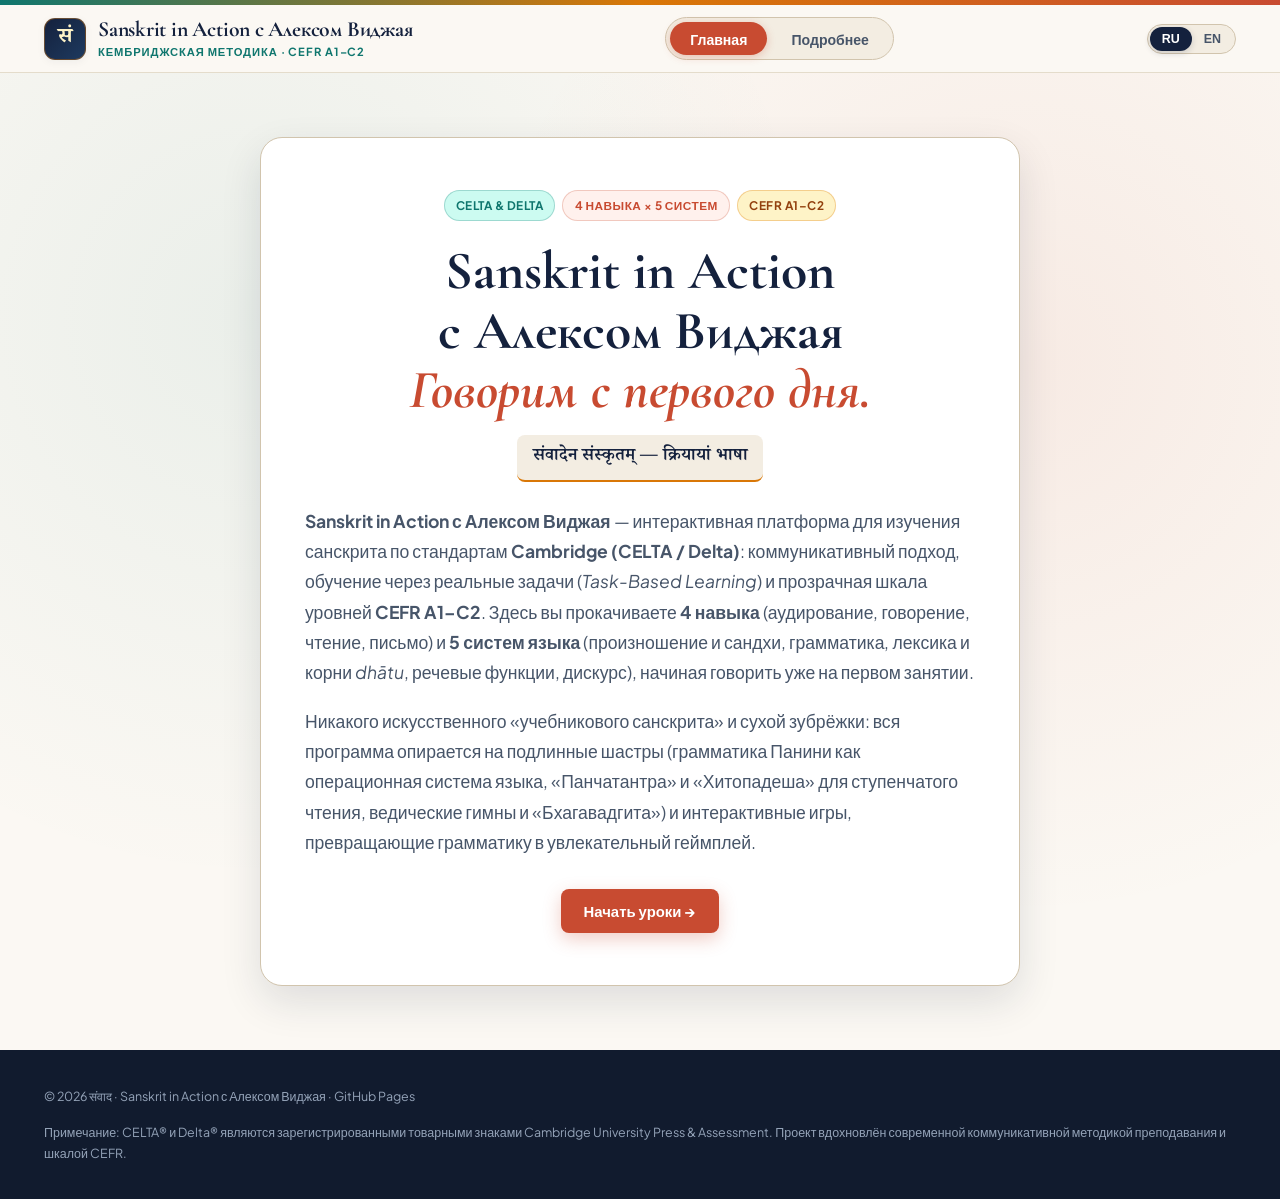
<file: index.html>
<!DOCTYPE html>
<html lang="ru" data-build="v129">
<head>
  <meta charset="UTF-8" />
  <meta name="viewport" content="width=device-width, initial-scale=1.0" />
  <!-- Ask browsers (incl. Chrome) not to serve a stale copy of this entry document -->
  <meta http-equiv="Cache-Control" content="no-cache, no-store, must-revalidate" />
  <meta http-equiv="Pragma" content="no-cache" />
  <meta http-equiv="Expires" content="0" />
  <title>Sanskrit in Action with Alex Vijaya — Communicative Sanskrit (CEFR A1–C2 · 4 Skills × 5 Systems)</title>
  <meta name="description" content="Sanskrit in Action with Alex Vijaya — Sanskrit the Cambridge way: communicative, task-based, CEFR A1–C2. 4 skills × 5 systems, śāstra-based texts, interactive games." />
  <!-- один документ на все hash-адреса: canonical без фрагмента, чтобы не было дублей -->
  <link rel="canonical" href="https://alexquantforge.github.io/sanskrit-in-action/" />
  <!-- иконка вкладки: SVG для браузеров, которые его понимают, ICO — для всех остальных -->
  <link rel="icon" type="image/svg+xml" href="favicon.svg" />
  <link rel="icon" type="image/x-icon" href="favicon.ico" sizes="any" />
  <link rel="apple-touch-icon" href="apple-touch-icon.png" />
  <link rel="mask-icon" href="favicon.svg" color="#14213d" />
  <!-- превью в мессенджерах; app.js переписывает их под урок и язык -->
  <meta property="og:type" content="website" />
  <meta property="og:site_name" content="Sanskrit in Action" />
  <meta property="og:title" content="Sanskrit in Action with Alex Vijaya — Communicative Sanskrit (CEFR A1–C2)" />
  <meta property="og:description" content="Sanskrit the Cambridge way: communicative, task-based, CEFR A1–C2. 4 skills × 5 systems, śāstra-based texts, interactive games." />
  <meta property="og:url" content="https://alexquantforge.github.io/sanskrit-in-action/" />
  <meta property="og:locale" content="ru_RU" />
  <meta name="twitter:card" content="summary" />
  <link rel="preconnect" href="https://fonts.googleapis.com" />
  <link rel="preconnect" href="https://fonts.gstatic.com" crossorigin />
  <link href="https://fonts.googleapis.com/css2?family=Cormorant+Garamond:ital,wght@0,600;0,700;1,600&family=JetBrains+Mono:wght@400;600&family=Noto+Serif+Devanagari:wght@500;700&family=Plus+Jakarta+Sans:wght@400;500;600;700&display=swap" rel="stylesheet" />
  <link rel="stylesheet" href="styles.css?v=123" />
  <style>
    .view-pane { display: none; }
    .view-pane.active { display: block; }
  </style>
</head>
<body class="hide-iast">
  <div class="top-accent-bar"></div>

  <!-- Header & Sticky Navigation with Main Tabs (Home / Learn More) -->
  <header class="site-header">
    <div class="nav-container">
      <a href="#top" class="brand" onclick="switchView('home'); return false;">
        <div class="brand-emblem" id="brand-emblem" title="Saṃvāda — Living Dialogue" data-title-ru="Saṃvāda — Живой диалог" data-title-en="Saṃvāda — Living Dialogue">सं</div>
        <div class="brand-text">
          <span class="brand-title" data-i18n-ru="Sanskrit in Action с Алексом Виджая" data-i18n-en="Sanskrit in Action with Alex Vijaya">Sanskrit in Action с Алексом Виджая</span>
          <span class="brand-subtitle" data-i18n-ru="Кембриджская методика · CEFR A1–C2" data-i18n-en="Cambridge ELT Method · CEFR A1–C2">Кембриджская методика · CEFR A1–C2</span>
        </div>
      </a>

      <!-- Two Primary Tabs: Главная (Home) and Подробнее (Learn More) -->
      <div class="view-tabs" role="tablist" aria-label="Main site views">
        <button type="button" class="view-tab-btn active" id="tab-btn-home" data-view="home" onclick="switchView('home')"
                data-i18n-ru="Главная" data-i18n-en="Home">Главная</button>
        <button type="button" class="view-tab-btn" id="tab-btn-details" data-view="details" onclick="switchView('details')"
                data-i18n-ru="Подробнее" data-i18n-en="Learn More">Подробнее</button>
      </div>

      <div class="nav-actions">
        <div class="lang-switch" role="group" aria-label="Language switcher">
          <button type="button" class="lang-btn active" data-lang="ru" onclick="setLanguage('ru')">RU</button>
          <button type="button" class="lang-btn" data-lang="en" onclick="setLanguage('en')">EN</button>
        </div>
      </div>
    </div>
  </header>

  <main id="top">
    <!-- ===================================================================
         TAB 1: MINIMAL HOME PAGE (ГЛАВНАЯ — 2 АБЗАЦА + НАЧАТЬ УРОКИ)
         =================================================================== -->
    <div id="view-home" class="view-pane active">
      <section class="home-minimal">
        <div class="container">
          <div class="home-minimal-box">
            <div class="hero-badges">
              <span class="badge badge-cambridge" data-i18n-ru="CELTA &amp; DELTA" data-i18n-en="CELTA &amp; DELTA">CELTA &amp; DELTA</span>
              <span class="badge badge-saffron" data-i18n-ru="4 НАВЫКА × 5 СИСТЕМ" data-i18n-en="4 SKILLS × 5 SYSTEMS">4 НАВЫКА × 5 СИСТЕМ</span>
              <span class="badge badge-gold">CEFR A1–C2</span>
            </div>

            <h1 class="hero-title"
                data-i18n-ru="Sanskrit in Action<br>с Алексом Виджая<br><span class='highlight'>Говорим с первого дня.</span>"
                data-i18n-en="Sanskrit in Action<br>with Alex Vijaya<br><span class='highlight'>Speaking from day one.</span>">
              Sanskrit in Action<br>с Алексом Виджая<br><span class="highlight">Говорим с первого дня.</span>
            </h1>

            <div class="hero-sanskrit-motto">
              <span class="deva-inline">संवादेन संस्कृतम् — क्रियायां भाषा</span>
              <span class="iast-inline">saṃvādena saṃskṛtam — kriyāyāṃ bhāṣā</span>
            </div>

            <p class="home-paragraph"
               data-i18n-ru="<strong>Sanskrit in Action с Алексом Виджая</strong> — интерактивная платформа для изучения санскрита по стандартам <strong>Cambridge (CELTA / Delta)</strong>: коммуникативный подход, обучение через реальные задачи (<em>Task-Based Learning</em>) и прозрачная шкала уровней <strong>CEFR A1–C2</strong>. Здесь вы прокачиваете <strong>4 навыка</strong> (аудирование, говорение, чтение, письмо) и <strong>5 систем языка</strong> (произношение и сандхи, грамматика, лексика и корни <em>dhātu</em>, речевые функции, дискурс), начиная говорить уже на первом занятии."
               data-i18n-en="<strong>Sanskrit in Action with Alex Vijaya</strong> — an interactive platform for learning Sanskrit the way Cambridge teaches modern languages: communicative approach, <em>Task-Based Learning</em>, and <strong>CEFR levels A1–C2</strong>. You build all <strong>4 skills</strong> (Listening, Speaking, Reading, Writing) across the <strong>5 language systems</strong> (Pronunciation &amp; sandhi, Grammar, Vocabulary &amp; <em>dhātu</em> roots, Functions, Discourse), speaking from your very first lesson.">
              <strong>Sanskrit in Action с Алексом Виджая</strong> — интерактивная платформа для изучения санскрита по стандартам <strong>Cambridge (CELTA / Delta)</strong>: коммуникативный подход, обучение через реальные задачи (<em>Task-Based Learning</em>) и прозрачная шкала уровней <strong>CEFR A1–C2</strong>. Здесь вы прокачиваете <strong>4 навыка</strong> (аудирование, говорение, чтение, письмо) и <strong>5 систем языка</strong> (произношение и сандхи, грамматика, лексика и корни <em>dhātu</em>, речевые функции, дискурс), начиная говорить уже на первом занятии.
            </p>

            <p class="home-paragraph"
               data-i18n-ru="Никакого искусственного «учебникового санскрита» и сухой зубрёжки: вся программа опирается на подлинные шастры (грамматика Панини как операционная система языка, «Панчатантра» и «Хитопадеша» для ступенчатого чтения, ведические гимны и «Бхагавадгита») и интерактивные игры, превращающие грамматику в увлекательный геймплей."
               data-i18n-en="No artificial textbook Sanskrit or rote memorization: the entire curriculum is rooted in authentic śāstras (Pāṇini’s grammar as the operating system, <em>Pañcatantra</em> and <em>Hitopadeśa</em> for graded reading, Vedic hymns, and the <em>Bhagavadgītā</em>) combined with interactive games that turn grammar into gameplay.">
              Никакого искусственного «учебникового санскрита» и сухой зубрёжки: вся программа опирается на подлинные шастры (грамматика Панини как операционная система языка, «Панчатантра» и «Хитопадеша» для ступенчатого чтения, ведические гимны и «Бхагавадгита») и интерактивные игры, превращающие грамматику в увлекательный геймплей.
            </p>

            <div class="home-minimal-actions">
              <button type="button" class="btn btn-primary btn-lg" onclick="switchView('lesson1')"
                      data-i18n-ru="Начать уроки →"
                      data-i18n-en="Start Lessons →">Начать уроки →</button>
            </div>
          </div>
        </div>
      </section>
    </div>

    <!-- ===================================================================
         LESSONS VIEW (OPENED AFTER CLICKING "НАЧАТЬ УРОКИ / START LESSONS")
         =================================================================== -->

    <!-- ===================================================================
         ALL PANES EXCEPT 7 are rendered by the generic engine (lesson-engine.js):
         panes map to lessons by cfg.num — view-lesson1 … view-lesson16;
         LESSON 7 (12 body parts) is the hand-written page inside view-lesson7
         =================================================================== -->
    <div id="view-lesson1" class="view-pane" style="display: none;" hidden></div>
    <div id="view-lesson2" class="view-pane" style="display: none;" hidden></div>
    <div id="view-lesson3" class="view-pane" style="display: none;" hidden></div>
    <div id="view-lesson4" class="view-pane" style="display: none;" hidden></div>

    <div id="view-lesson5" class="view-pane" style="display: none;" hidden></div>

    <div id="view-lesson6" class="view-pane" style="display: none;" hidden></div>

    <div id="view-lesson7" class="view-pane" style="display: none;" hidden>
      <!-- Single-line Compact Lesson & PPP Bar -->
      <div class="ppp-nav-bar">
        <div class="container ppp-top-row">
          <!-- Left: Back to Home + Lesson Selector -->
          <div style="display:inline-flex;align-items:center;gap:0.4rem;flex-wrap:nowrap;white-space:nowrap;">
            <button type="button" class="chip-btn" style="padding:0.28rem 0.65rem;font-size:0.78rem;" onclick="switchView('home')"
                    data-i18n-ru="← На главную" data-i18n-en="← Home">← На главную</button>
            <!-- the lesson dropdown is filled by lesson-engine.js (fillNavSlots) -->
            <span data-lesson-nav></span>
          </div>

          <!-- Center: 1. Presentation · 2. Practice · 3. Production strictly on ONE line -->
          <div class="ppp-steps-pills">
            <a href="#ppp-presentation" class="ppp-step-pill p1"
               data-i18n-ru="1. Presentation"
               data-i18n-en="1. Presentation">1. Presentation</a>
            <a href="#ppp-practice" class="ppp-step-pill p2"
               data-i18n-ru="2. Practice"
               data-i18n-en="2. Practice">2. Practice</a>
            <a href="#ppp-production" class="ppp-step-pill p3"
               data-i18n-ru="3. Production"
               data-i18n-en="3. Production">3. Production</a>
          </div>

          <!-- Right: Enable / Disable IAST button (IAST is disabled by default) -->
          <div style="display:inline-flex;align-items:center;gap:0.4rem;flex-wrap:nowrap;white-space:nowrap;">
            <button type="button" class="chip-btn toggle-iast-btn" style="padding:0.28rem 0.7rem;font-size:0.78rem;" onclick="toggleIast()"
                    data-i18n-ru="🔤 Включить IAST"
                    data-i18n-en="🔤 Enable IAST">🔤 Включить IAST</button>
          </div>
        </div>
      </div>

      <!-- STAGE 1: PRESENTATION -->
      <section id="ppp-presentation" style="padding-top:2rem;">
        <div class="container">
          <div class="section-header" style="margin-bottom:2rem;">
            <div class="stage-eyebrow-row">
              <div class="eyebrow" data-i18n-ru="УРОК 7 · CAMBRIDGE PPP · STAGE 1: PRESENTATION" data-i18n-en="LESSON 7 · CAMBRIDGE PPP · STAGE 1: PRESENTATION">УРОК 7 · CAMBRIDGE PPP · STAGE 1: PRESENTATION</div>
              <button type="button" class="teacher-guide-btn" id="tg-btn-presentation" onclick="toggleTeacherGuide('presentation')"
                      data-i18n-ru="👩‍🏫 Инструкция для преподавателя" data-i18n-en="👩‍🏫 Teacher's Guide">👩‍🏫 Инструкция для преподавателя</button>
            </div>
            <h2 class="section-title"
                data-i18n-ru="शरीरसम्बन्धि-शब्दाः — Части тела (Vocabulary A1)"
                data-i18n-en="शरीरसम्बन्धि-शब्दाः — Parts of the Body (Vocabulary A1)">
              शरीरसम्बन्धि-शब्दाः — Части тела (Vocabulary A1)
            </h2>
            <p class="section-desc"
               data-i18n-ru="На стадии <strong>Presentation</strong> мы знакомимся с 12 словами через наглядные образы, звучание и форму (Meaning → Pronunciation → Form). Нажимайте на любую карточку, чтобы прослушать произношение, а затем скройте подписи, чтобы проверить себя!"
               data-i18n-en="In the <strong>Presentation</strong> stage, we introduce the 12 target words through visual context, sound, and form (Meaning → Pronunciation → Form). Click any card to hear the pronunciation, then hide the labels to test your recall!">
              На стадии <strong>Presentation</strong> мы знакомимся с 12 словами через наглядные образы, звучание и форму (Meaning → Pronunciation → Form). Нажимайте на любую карточку, чтобы прослушать произношение, а затем скройте подписи, чтобы проверить себя!
            </p>
          </div>

          <!-- ☑ Цели урока по схеме CELTA: главная цель — языковой материал, подцели — «другая половина» -->
          <div class="lesson-aim" id="lesson1-lesson-aim">
            <div class="lesson-aim-head">
              <span class="lesson-aim-badge" data-i18n-ru="🎯 Цель урока" data-i18n-en="🎯 Lesson aim">🎯 Цель урока</span>
              <span class="lesson-aim-type" data-i18n-ru="Системный урок · лексика (Vocabulary)" data-i18n-en="Systems lesson · Vocabulary">Системный урок · лексика (Vocabulary)</span>
            </div>
            <p class="lesson-aim-main"
               data-i18n-ru="Повторить и расширить лексику тела и лица как единый набор из 12 слов в контексте описания портрета."
               data-i18n-en="To review and extend body and face lexis as a single set of 12 items in the context of describing a full portrait.">Повторить и расширить лексику тела и лица как единый набор из 12 слов в контексте описания портрета.</p>
            <div class="lesson-aim-subtitle" data-i18n-ru="Подцели (subsidiary aims)" data-i18n-en="Subsidiary aims">Подцели (subsidiary aims)</div>
            <ul class="lesson-aim-subs">
                <li data-i18n-ru="Дать практику точного написания: задания с пропущенными буквами и опечаткой в одну букву." data-i18n-en="To give practice in accurate spelling through missing-letter and one-letter-typo tasks.">Дать практику точного написания: задания с пропущенными буквами и опечаткой в одну букву.</li>
                <li data-i18n-ru="Развивать чтение с поиском конкретной информации (сканирование) в филворде 10 × 10." data-i18n-en="To develop reading for specific information (scanning) in a 10 × 10 word search.">Развивать чтение с поиском конкретной информации (сканирование) в филворде 10 × 10.</li>
                <li data-i18n-ru="Дать свободную устную практику: назвать все 12 слов без опоры (12/12)." data-i18n-en="To provide fluency practice in naming all 12 words without support (12/12).">Дать свободную устную практику: назвать все 12 слов без опоры (12/12).</li>
            </ul>
          </div>

          <!-- Teacher's Guide for Stage 1: Presentation -->
          <div id="teacher-guide-presentation" class="teacher-guide-box">
            <div class="teacher-guide-header">
              <h3 data-i18n-ru="👩‍🏫 Инструкция для преподавателя · Stage 1: Presentation (10–12 мин)"
                  data-i18n-en="👩‍🏫 Teacher's Guide · Stage 1: Presentation (10–12 min)">👩‍🏫 Инструкция для преподавателя · Stage 1: Presentation (10–12 мин)</h3>
              <button type="button" class="chip-btn" onclick="toggleTeacherGuide('presentation')"
                      data-i18n-ru="✕ Закрыть" data-i18n-en="✕ Close">✕ Закрыть</button>
            </div>
            <div class="teacher-guide-grid">
              <div class="teacher-guide-step teacher-guide-aim"
                   data-i18n-ru="&lt;strong&gt;🎯 Цель урока (main aim):&lt;/strong&gt; Повторить и расширить лексику тела и лица как единый набор из 12 слов в контексте описания портрета.&lt;br/&gt;&lt;strong&gt;Подцели (subsidiary aims):&lt;/strong&gt; Дать практику точного написания: задания с пропущенными буквами и опечаткой в одну букву. · Развивать чтение с поиском конкретной информации (сканирование) в филворде 10 × 10. · Дать свободную устную практику: назвать все 12 слов без опоры (12/12)."
                   data-i18n-en="&lt;strong&gt;🎯 Lesson aim (main aim):&lt;/strong&gt; To review and extend body and face lexis as a single set of 12 items in the context of describing a full portrait.&lt;br/&gt;&lt;strong&gt;Subsidiary aims:&lt;/strong&gt; To give practice in accurate spelling through missing-letter and one-letter-typo tasks. · To develop reading for specific information (scanning) in a 10 × 10 word search. · To provide fluency practice in naming all 12 words without support (12/12).">
                <strong>🎯 Цель урока (main aim):</strong> Повторить и расширить лексику тела и лица как единый набор из 12 слов в контексте описания портрета.<br/><strong>Подцели (subsidiary aims):</strong> Дать практику точного написания: задания с пропущенными буквами и опечаткой в одну букву. · Развивать чтение с поиском конкретной информации (сканирование) в филворде 10 × 10. · Дать свободную устную практику: назвать все 12 слов без опоры (12/12).
              </div>
              <div class="teacher-guide-step"
                   data-i18n-ru="<strong>1. Цель и золотое правило CELTA (Direct Method):</strong><br/>Ввести 12 слов по формуле <strong>MPF (Meaning → Pronunciation → Form)</strong> строго без перевода на русский/английский. Значение передаётся только через картинку и жест на себе (приём <em>TPR — Total Physical Response</em>)."
                   data-i18n-en="<strong>1. Stage Aim &amp; CELTA Direct Method Rule:</strong><br/>Introduce the 12 target words via <strong>MPF (Meaning → Pronunciation → Form)</strong> with zero translation. Convey meaning purely through the visual illustration and pointing to yourself (<em>TPR — Total Physical Response</em>).">
                <strong>1. Цель и золотое правило CELTA (Direct Method):</strong><br/>Ввести 12 слов по формуле <strong>MPF (Meaning → Pronunciation → Form)</strong> строго без перевода на русский/английский. Значение передаётся только через картинку и жест на себе (приём <em>TPR — Total Physical Response</em>).
              </div>
              <div class="teacher-guide-step"
                   data-i18n-ru="<strong>2. Шаг А — Режим «1. Пошагово (по 2 слова)» (5 мин):</strong><br/>Открывайте по 2 слова за раз (например, <code>शीर्ष · ललाट</code>). Сначала покажите жест на себе → нажмите <code>🔊</code> 2–3 раза → проведите <strong>Choral Drill</strong> (повторение хором всеми учениками), затем <strong>Individual Drill</strong> (по одному). Следите за долготой гласных (<code>नासिका, शीर्ष, भ्रू, पाद, अङ्गुली</code>) и чётким конечным <code>-a</code>."
                   data-i18n-en="<strong>2. Step A — Mode 1: Step-by-Step (2 Words at a time, 5 min):</strong><br/>Present 2 words per step (e.g., <code>शीर्ष · ललाट</code>). First point on yourself → play <code>🔊</code> 2–3 times → run a <strong>Choral Drill</strong> (whole class) followed by <strong>Individual Drills</strong>. Monitor vowel length (<code>नासिका, शीर्ष, भ्रू, पाद, अङ्गुली</code>) and the final <code>-a</code>.">
                <strong>2. Шаг А — Режим «1. Пошагово (по 2 слова)» (5 мин):</strong><br/>Открывайте по 2 слова за раз (например, <code>शीर्ष · ललाट</code>). Сначала покажите жест на себе → нажмите <code>🔊</code> 2–3 раза → проведите <strong>Choral Drill</strong> (повторение хором всеми учениками), затем <strong>Individual Drill</strong> (по одному). Следите за долготой гласных (<code>नासिका, शीर्ष, भ्रू, पाद, अङ्गुली</code>) и чётким конечным <code>-a</code>.
              </div>
              <div class="teacher-guide-step"
                   data-i18n-ru="<strong>3. Шаг Б — Режимы «2. Схема тела» и «3. Сначала звук 🔊» (4 мин):</strong><br/>Переключитесь на «2. Схема тела (Hotspots)»: называйте номер точки вразброс (например, №4 или №11) и просите ученика назвать слово до нажатия на кружок. В режиме «3. Сначала звук 🔊» ученики сначала повторяют слово на слух и лишь затем открывают написание в деванагари."
                   data-i18n-en="<strong>3. Step B — Modes 2 (Hotspots) &amp; 3 (Audio-First) (4 min):</strong><br/>Switch to '2. Body Diagram (Hotspots)': call out marker numbers at random (e.g., #4 or #11) and elicit the word before clicking. In '3. Audio-First 🔊', students hear and repeat the word from the picture before revealing the Devanagari script.">
                <strong>3. Шаг Б — Режимы «2. Схема тела» и «3. Сначала звук 🔊» (4 мин):</strong><br/>Переключитесь на «2. Схема тела (Hotspots)»: называйте номер точки вразброс (например, №4 или №11) и просите ученика назвать слово до нажатия на кружок. В режиме «3. Сначала звук 🔊» ученики сначала повторяют слово на слух и лишь затем открывают написание в деванагари.
              </div>
              <div class="teacher-guide-step"
                   data-i18n-ru="<strong>4. Шаг В — Проверка понимания и памяти (CCQs, 2 мин):</strong><br/>Откройте «4. Плакат (все 12 слов)», нажмите <code>🟪 Закрыть часть слова ■</code>, а затем <code>🙈 Скрыть подписи</code>. Указывайте на карточки в случайном порядке: если группа уверенно называет 9–10 слов из 12, переходите к стадии <strong>Practice</strong>."
                   data-i18n-en="<strong>4. Step C — Concept &amp; Recall Check (CCQs, 2 min):</strong><br/>Open '4. Full Poster (All 12)', click <code>🟪 Cover Part of Word ■</code>, and then <code>🙈 Hide Labels</code>. Point to cards randomly: once learners can recall 9–10 out of 12 words, transition to <strong>Practice</strong>.">
                <strong>4. Шаг В — Проверка понимания и памяти (CCQs, 2 мин):</strong><br/>Откройте «4. Плакат (все 12 слов)», нажмите <code>🟪 Закрыть часть слова ■</code>, а затем <code>🙈 Скрыть подписи</code>. Указывайте на карточки в случайном порядке: если группа уверенно называет 9–10 слов из 12, переходите к стадии <strong>Practice</strong>.
              </div>
            </div>
          </div>

          <!-- Presentation Mode Switcher (4 CELTA Modes, Step-by-Step default) -->
          <div class="practice-tabs" role="tablist" style="margin-bottom:1.25rem;">
            <button type="button" class="practice-tab-btn active" data-pres-mode="stepbystep" onclick="selectPresentationMode('stepbystep')"
                    data-i18n-ru="1. Пошагово (по 2 слова)" data-i18n-en="1. Step-by-Step (2 Words)">1. Пошагово (по 2 слова)</button>
            <button type="button" class="practice-tab-btn" data-pres-mode="hotspots" onclick="selectPresentationMode('hotspots')"
                    data-i18n-ru="2. Схема тела (Hotspots)" data-i18n-en="2. Body Diagram (Hotspots)">2. Схема тела (Hotspots)</button>
            <button type="button" class="practice-tab-btn" data-pres-mode="audiofirst" onclick="selectPresentationMode('audiofirst')"
                    data-i18n-ru="3. Сначала звук 🔊 → потом буквы" data-i18n-en="3. Audio-First 🔊 → Text">3. Сначала звук 🔊 → потом буквы</button>
            <button type="button" class="practice-tab-btn" data-pres-mode="poster" onclick="selectPresentationMode('poster')"
                    data-i18n-ru="4. Плакат (все 12 слов)" data-i18n-en="4. Full Poster (All 12)">4. Плакат (все 12 слов)</button>
          </div>

          <div class="vocab-toolbar">
            <div class="vocab-poster-title">शरीरसम्बन्धि-शब्दाः</div>
            <div style="display:flex;gap:0.65rem;flex-wrap:wrap;">
              <button type="button" class="chip-btn toggle-iast-btn" onclick="toggleIast()"
                      data-i18n-ru="🔤 Включить IAST"
                      data-i18n-en="🔤 Enable IAST">🔤 Включить IAST</button>
              <button type="button" id="toggle-poster-mask-btn" class="chip-btn" onclick="togglePosterMaskMode()"
                      data-i18n-ru="🟪 Закрыть часть слова ■"
                      data-i18n-en="🟪 Cover Part of Word ■">🟪 Закрыть часть слова ■</button>
              <button type="button" id="toggle-labels-btn" class="chip-btn" onclick="toggleVocabLabels()"
                      data-i18n-ru="🙈 Скрыть подписи"
                      data-i18n-en="🙈 Hide Labels">🙈 Скрыть подписи</button>
              <a href="#ppp-practice" class="btn btn-primary" style="padding:0.45rem 1rem;font-size:0.85rem;"
                 data-i18n-ru="Перейти к играм (Practice) ↓"
                 data-i18n-en="Go to Practice Games ↓">Перейти к играм (Practice) ↓</a>
            </div>
          </div>

          <!-- 3x4 Illustrated Vocabulary Grid -->
          <div id="lesson1-vocab-grid" class="vocab-grid-12">
            <!-- Populated by lesson1.js -->
          </div>

          <!-- Semantic Grouping by Body Zones -->
          <div class="cycle-banner" style="padding:1.65rem 2rem;">
            <span class="badge badge-gold" data-i18n-ru="CELTA LEXICAL GROUPING · 4 КАТЕГОРИИ ДЛЯ ЗАПОМИНАНИЯ" data-i18n-en="CELTA LEXICAL GROUPING · 4 CATEGORIES FOR EASY RECALL">CELTA LEXICAL GROUPING · 4 КАТЕГОРИИ ДЛЯ ЗАПОМИНАНИЯ</span>
            <div class="cycle-steps" style="margin-top:1rem;">
              <div class="cycle-step">
                <div class="cycle-step-num">1</div>
                <div style="font-size:0.8rem;font-weight:700;color:var(--accent-cambridge);margin-bottom:0.25rem;"
                     data-i18n-ru="Верхняя часть головы" data-i18n-en="Upper Part of the Head">Верхняя часть головы</div>
                <h4>शीर्ष · ललाट · भ्रू</h4>
                <p class="iast-text"><em>śīrṣa · lalāṭa · bhrū</em></p>
              </div>
              <div class="cycle-step">
                <div class="cycle-step-num">2</div>
                <div style="font-size:0.8rem;font-weight:700;color:var(--accent-cambridge);margin-bottom:0.25rem;"
                     data-i18n-ru="Органы чувств на голове" data-i18n-en="Sense Organs on the Head">Органы чувств на голове</div>
                <h4>नयन · नासिका · कर्ण</h4>
                <p class="iast-text"><em>nayana · nāsikā · karṇa</em></p>
              </div>
              <div class="cycle-step">
                <div class="cycle-step-num">3</div>
                <div style="font-size:0.8rem;font-weight:700;color:var(--accent-cambridge);margin-bottom:0.25rem;"
                     data-i18n-ru="Область рта" data-i18n-en="Mouth Area">Область рта</div>
                <h4>ओष्ठ · दन्त · जिह्वा</h4>
                <p class="iast-text"><em>oṣṭha · danta · jihvā</em></p>
              </div>
              <div class="cycle-step">
                <div class="cycle-step-num">4</div>
                <div style="font-size:0.8rem;font-weight:700;color:var(--accent-cambridge);margin-bottom:0.25rem;"
                     data-i18n-ru="Конечности" data-i18n-en="Limbs">Конечности</div>
                <h4>कर · अङ्गुली · पाद</h4>
                <p class="iast-text"><em>kara · aṅgulī · pāda</em></p>
              </div>
            </div>
          </div>
        </div>
      </section>

      <!-- STAGE 2: PRACTICE -->
      <section id="ppp-practice" class="section-alt">
        <div class="container">
          <div class="section-header" style="margin-bottom:2rem;">
            <div class="stage-eyebrow-row">
              <div class="eyebrow saffron" data-i18n-ru="STAGE 2: PRACTICE · ПРОСТЫЕ ИГРЫ ДЛЯ ЗАПОМИНАНИЯ" data-i18n-en="STAGE 2: PRACTICE · SIMPLE GAMES FOR MEMORIZATION">STAGE 2: PRACTICE · ПРОСТЫЕ ИГРЫ ДЛЯ ЗАПОМИНАНИЯ</div>
              <button type="button" class="teacher-guide-btn" id="tg-btn-practice" onclick="toggleTeacherGuide('practice')"
                      data-i18n-ru="👩‍🏫 Инструкция для преподавателя" data-i18n-en="👩‍🏫 Teacher's Guide">👩‍🏫 Инструкция для преподавателя</button>
            </div>
            <h2 class="section-title"
                data-i18n-ru="Отработка лексики: Flashcards, Fill in the Gaps и другие быстрые игры"
                data-i18n-en="Controlled Practice: Flashcards, Fill in the Gaps &amp; More Quick Games">
              Отработка лексики: Flashcards, Fill in the Gaps и другие быстрые игры
            </h2>
            <p class="section-desc"
               data-i18n-ru="Переключайтесь между классическими играми из практики CELTA — от простых флэш-карточек и угадывания по картинке до вставки пропущенных слогов и парных карточек:"
               data-i18n-en="Switch freely among classic CELTA classroom games — from flashcards and picture quizzes to gap-fills, matching pairs, and category drills:">
              Переключайтесь между классическими играми из практики CELTA — от простых флэш-карточек и угадывания по картинке до вставки пропущенных слогов и парных карточек:
            </p>
          </div>

          <!-- Teacher's Guide for Stage 2: Practice -->
          <div id="teacher-guide-practice" class="teacher-guide-box">
            <div class="teacher-guide-header">
              <h3 data-i18n-ru="👩‍🏫 Инструкция для преподавателя · Stage 2: Practice (15–20 мин)"
                  data-i18n-en="👩‍🏫 Teacher's Guide · Stage 2: Practice (15–20 min)">👩‍🏫 Инструкция для преподавателя · Stage 2: Practice (15–20 мин)</h3>
              <button type="button" class="chip-btn" onclick="toggleTeacherGuide('practice')"
                      data-i18n-ru="✕ Закрыть" data-i18n-en="✕ Close">✕ Закрыть</button>
            </div>
            <div class="teacher-guide-grid">
              <div class="teacher-guide-step"
                   data-i18n-ru="<strong>1. Цель этапа (Controlled Practice &amp; Accuracy):</strong><br/>Автоматизировать распознавание и точное написание всех 12 слов по принципу <strong>Scaffolding (от простого узнавания к полному воспроизведению по памяти)</strong>. Исправляйте ошибки сразу на месте (<em>On-the-spot correction</em>)."
                   data-i18n-en="<strong>1. Stage Aim (Controlled Practice &amp; Accuracy):</strong><br/>Build instant recognition and accurate Devanagari spelling of all 12 words using <strong>Scaffolding (from recognition to full active recall)</strong>. Use immediate <em>on-the-spot error correction</em>.">
                <strong>1. Цель этапа (Controlled Practice &amp; Accuracy):</strong><br/>Автоматизировать распознавание и точное написание всех 12 слов по принципу <strong>Scaffolding (от простого узнавания к полному воспроизведению по памяти)</strong>. Исправляйте ошибки сразу на месте (<em>On-the-spot correction</em>).
              </div>
              <div class="teacher-guide-step"
                   data-i18n-ru="<strong>2. Волна 1 — Быстрое узнавание (Игры 4, 5, 8, 12 · 5 мин):</strong><br/>Начните с <strong>4. Picture Quiz</strong>, <strong>5. Read &amp; Match</strong> и <strong>12. आम् / न</strong> в высоком темпе (3–4 сек на ответ). Затем включите <strong>8. Где ошибка? (3 картинки)</strong> — ученики находят неверно подписанную картинку и называют правильное слово вслух."
                   data-i18n-en="<strong>2. Wave 1 — Rapid Recognition (Games 4, 5, 8, 12 · 5 min):</strong><br/>Start with <strong>4. Picture Quiz</strong>, <strong>5. Word → Picture</strong>, and <strong>12. आम् / न</strong> at a brisk pace (3–4 sec per item). Then run <strong>8. Spot the Wrong Word (3 Pics)</strong> so students spot the mislabeled picture and say the true word aloud.">
                <strong>2. Волна 1 — Быстрое узнавание (Игры 4, 5, 8, 12 · 5 мин):</strong><br/>Начните с <strong>4. Picture Quiz</strong>, <strong>5. Read &amp; Match</strong> и <strong>12. आम् / न</strong> в высоком темпе (3–4 сек на ответ). Затем включите <strong>8. Где ошибка? (3 картинки)</strong> — ученики находят неверно подписанную картинку и называют правильное слово вслух.
              </div>
              <div class="teacher-guide-step"
                   data-i18n-ru="<strong>3. Волна 2 — Внимание к буквам и слогам (Игры 3, 9, 11 · 5 мин):</strong><br/>Перейдите к <strong>9. Ошибка в 1 букве</strong> (зоркость к долготе гласных: <code>नसिका → नासिका</code>, <code>पद → पाद</code>), а затем к <strong>3. Fill in the Gaps</strong> и <strong>11. Missing Letters</strong>, где нужно выбрать правильный слог (согласная + гласная)."
                   data-i18n-en="<strong>3. Wave 2 — Script &amp; Syllable Precision (Games 3, 9, 11 · 5 min):</strong><br/>Move to <strong>9. Spot the 1-Letter Typo</strong> (training sensitivity to vowel length: <code>नसिका → नासिका</code>, <code>पद → पाद</code>), followed by <strong>3. Fill in the Gaps</strong> and <strong>11. Missing Letters</strong> to drill consonant + vowel syllables.">
                <strong>3. Волна 2 — Внимание к буквам и слогам (Игры 3, 9, 11 · 5 мин):</strong><br/>Перейдите к <strong>9. Ошибка в 1 букве</strong> (зоркость к долготе гласных: <code>नसिका → नासिका</code>, <code>पद → पाद</code>), а затем к <strong>3. Fill in the Gaps</strong> и <strong>11. Missing Letters</strong>, где нужно выбрать правильный слог (согласная + гласная).
              </div>
              <div class="teacher-guide-step"
                   data-i18n-ru="<strong>4. Волна 3 — Память без подсказок (Игры 6, 7, 10 → 1, 2 · 6 мин):</strong><br/>Сыграйте в <strong>6. Match Pairs</strong>, <strong>7. Мемори</strong> и <strong>10. Категории (Выбери из 12)</strong> (анализ всех 12 слов без картинок). В финале проведите <strong>1. Закрыто квадратом ■</strong> и <strong>2. Flashcards</strong> до результата <code>10–12 из 12 правильно</code>."
                   data-i18n-en="<strong>4. Wave 3 — Unprompted Recall (Games 6, 7, 10 → 1, 2 · 6 min):</strong><br/>Play <strong>6. Match Pairs</strong>, <strong>7. Classic Memory</strong>, and <strong>10. Categories (Pick from 12)</strong> (sorting all 12 words with no pictures). Finish with <strong>1. Covered Square ■</strong> and <strong>2. Flashcards</strong> until learners score <code>10–12 out of 12</code>.">
                <strong>4. Волна 3 — Память без подсказок (Игры 6, 7, 10 → 1, 2 · 6 мин):</strong><br/>Сыграйте в <strong>6. Match Pairs</strong>, <strong>7. Мемори</strong> и <strong>10. Категории (Выбери из 12)</strong> (анализ всех 12 слов без картинок). В финале проведите <strong>1. Закрыто квадратом ■</strong> и <strong>2. Flashcards</strong> до результата <code>10–12 из 12 правильно</code>.
              </div>
            </div>
          </div>

          <!-- 9 Game Selector Buttons -->
          <div class="practice-tabs" role="tablist">
            <button type="button" class="practice-tab-btn active" data-game="masked" onclick="selectPracticeGame('masked')"
                    data-i18n-ru="1. Закрыто квадратом ■ (Угадай слово)" data-i18n-en="1. Covered Square ■ (Guess Word)">1. Закрыто квадратом ■ (Угадай слово)</button>
            <button type="button" class="practice-tab-btn" data-game="flashcards" onclick="selectPracticeGame('flashcards')"
                    data-i18n-ru="2. Flashcards (Карточки)" data-i18n-en="2. Flashcards">2. Flashcards (Карточки)</button>
            <button type="button" class="practice-tab-btn" data-game="gaps" onclick="selectPracticeGame('gaps')"
                    data-i18n-ru="3. Fill in the Gaps (Пропуски)" data-i18n-en="3. Fill in the Gaps">3. Fill in the Gaps (Пропуски)</button>
            <button type="button" class="practice-tab-btn" data-game="picquiz" onclick="selectPracticeGame('picquiz')"
                    data-i18n-ru="4. Picture Quiz (Картинка → Слово)" data-i18n-en="4. Picture Quiz">4. Picture Quiz (Картинка → Слово)</button>
            <button type="button" class="practice-tab-btn" data-game="wordquiz" onclick="selectPracticeGame('wordquiz')"
                    data-i18n-ru="5. Read &amp; Match (Слово → Картинка)" data-i18n-en="5. Word → Picture">5. Read &amp; Match (Слово → Картинка)</button>
            <button type="button" class="practice-tab-btn" data-game="match" onclick="selectPracticeGame('match')"
                    data-i18n-ru="6. Match Pairs (Найди пары)" data-i18n-en="6. Match Pairs">6. Match Pairs (Найди пары)</button>
            <button type="button" class="practice-tab-btn" data-game="memory" onclick="selectPracticeGame('memory')"
                    data-i18n-ru="7. Классическое «Мемори» (Memory)" data-i18n-en="7. Classic Memory (Pairs)">7. Классическое «Мемори» (Memory)</button>
            <button type="button" class="practice-tab-btn" data-game="wronglabel" onclick="selectPracticeGame('wronglabel')"
                    data-i18n-ru="8. Где ошибка? (3 картинки)" data-i18n-en="8. Spot the Wrong Word (3 Pics)">8. Где ошибка? (3 картинки)</button>
            <button type="button" class="practice-tab-btn" data-game="typo" onclick="selectPracticeGame('typo')"
                    data-i18n-ru="9. Ошибка в 1 букве (3 картинки)" data-i18n-en="9. Spot the 1-Letter Typo (3 Pics)">9. Ошибка в 1 букве (3 картинки)</button>
            <button type="button" class="practice-tab-btn" data-game="categories" onclick="selectPracticeGame('categories')"
                    data-i18n-ru="10. Категории (Выбери из 12)" data-i18n-en="10. Categories (Pick from 12)">10. Категории (Выбери из 12)</button>
            <button type="button" class="practice-tab-btn" data-game="spelling" onclick="selectPracticeGame('spelling')"
                    data-i18n-ru="11. Missing Letters (Буквы)" data-i18n-en="11. Missing Letters">11. Missing Letters (Буквы)</button>
            <button type="button" class="practice-tab-btn" data-game="truefalse" onclick="selectPracticeGame('truefalse')"
                    data-i18n-ru="12. आम् / न (Да / Нет)" data-i18n-en="12. आम् / न (True / False)">12. आम् / न (Да / Нет)</button>
            <button type="button" class="practice-tab-btn" data-game="wordsearch" onclick="selectPracticeGame('wordsearch')"
                    data-i18n-ru="13. Филворд (ищи слова по частям)" data-i18n-en="13. Word Search (find the words)">13. Филворд (ищи слова по частям)</button>
          </div>

          <!-- Active Practice Game Arena -->
          <div id="lesson1-practice-arena" class="practice-arena">
            <!-- Populated by lesson1.js -->
          </div>

          <!-- Филворд для этой страницы рисует движок (уроки 5–10): своя арена,
               см. конфигурацию L1B в games-extra.js -->
          <div id="L1B-practice-arena" class="practice-arena" style="display:none;"></div>
        </div>
      </section>

      <!-- STAGE 3: PRODUCTION -->
      <section id="ppp-production">
        <div class="container">
          <div class="section-header" style="margin-bottom:2rem;">
            <div class="stage-eyebrow-row">
              <div class="eyebrow gold" data-i18n-ru="STAGE 3: PRODUCTION · СВОБОДНАЯ РЕЧЬ" data-i18n-en="STAGE 3: PRODUCTION · FREER SPEAKING">STAGE 3: PRODUCTION · СВОБОДНАЯ РЕЧЬ</div>
              <button type="button" class="teacher-guide-btn" id="tg-btn-production" onclick="toggleTeacherGuide('production')"
                      data-i18n-ru="👩‍🏫 Инструкция для преподавателя" data-i18n-en="👩‍🏫 Teacher's Guide">👩‍🏫 Инструкция для преподавателя</button>
            </div>
            <h2 class="section-title"
                data-i18n-ru="Живая речь: покажите у себя и назовите вслух все 12 частей тела"
                data-i18n-en="Freer Production: Point &amp; Name All 12 Body Parts Aloud">
              Живая речь: покажите у себя и назовите вслух все 12 частей тела
            </h2>
            <p class="section-desc"
               data-i18n-ru="Финальный этап урока по схеме <strong>PPP (Production)</strong>: выбирайте каждую из 12 частей тела, указывайте на неё у себя и уверенно произносите чистую основу слова на санскрите вслух!"
               data-i18n-en="The final stage of the <strong>PPP</strong> cycle (<strong>Production</strong>): select each of the 12 body parts, point to it on yourself, and speak the Sanskrit stem word aloud!">
              Финальный этап урока по схеме <strong>PPP (Production)</strong>: выбирайте каждую из 12 частей тела, указывайте на неё у себя и уверенно произносите чистую основу слова на санскрите вслух!
            </p>
          </div>

          <!-- Teacher's Guide for Stage 3: Production -->
          <div id="teacher-guide-production" class="teacher-guide-box">
            <div class="teacher-guide-header">
              <h3 data-i18n-ru="👩‍🏫 Инструкция для преподавателя · Stage 3: Production (10–15 мин)"
                  data-i18n-en="👩‍🏫 Teacher's Guide · Stage 3: Production (10–15 min)">👩‍🏫 Инструкция для преподавателя · Stage 3: Production (10–15 мин)</h3>
              <button type="button" class="chip-btn" onclick="toggleTeacherGuide('production')"
                      data-i18n-ru="✕ Закрыть" data-i18n-en="✕ Close">✕ Закрыть</button>
            </div>
            <div class="teacher-guide-grid">
              <div class="teacher-guide-step"
                   data-i18n-ru="<strong>1. Цель этапа (Freer Production &amp; Fluency):</strong><br/>Вывести все 12 слов в свободную устную речь без опоры на шпаргалки. Главный принцип CELTA на этом этапе — <strong>максимум речи учеников (High STT) и минимум вмешательства учителя (Low TTT)</strong>."
                   data-i18n-en="<strong>1. Stage Aim (Freer Production &amp; Fluency):</strong><br/>Activate all 12 words in spontaneous spoken interaction without written prompts. Follow the core CELTA principle: <strong>maximize Student Talking Time (High STT) and minimize Teacher Talking Time (Low TTT)</strong>.">
                <strong>1. Цель этапа (Freer Production &amp; Fluency):</strong><br/>Вывести все 12 слов в свободную устную речь без опоры на шпаргалки. Главный принцип CELTA на этом этапе — <strong>максимум речи учеников (High STT) и минимум вмешательства учителя (Low TTT)</strong>.
              </div>
              <div class="teacher-guide-step"
                   data-i18n-ru="<strong>2. Активность А — «Живое зеркало» в парах (Pair TPR, 4 мин):</strong><br/>Ученики работают в парах (или 1-на-1 с преподавателем). <strong>Ученик А</strong> молча указывает на любую часть своего тела (например, на бровь или стопу), а <strong>Ученик Б</strong> мгновенно называет её на санскрите (<code>भ्रू!</code>, <code>पाद!</code>). Через 6 слов меняются ролями."
                   data-i18n-en="<strong>2. Activity A — 'Living Mirror' in Pairs (Pair TPR, 4 min):</strong><br/>Students work in pairs (or 1-on-1 with the teacher). <strong>Partner A</strong> silently points to a body part on themselves (e.g., eyebrow or foot), and <strong>Partner B</strong> names it immediately in Sanskrit (<code>भ्रू!</code>, <code>पाद!</code>). Swap roles after 6 words.">
                <strong>2. Активность А — «Живое зеркало» в парах (Pair TPR, 4 мин):</strong><br/>Ученики работают в парах (или 1-на-1 с преподавателем). <strong>Ученик А</strong> молча указывает на любую часть своего тела (например, на бровь или стопу), а <strong>Ученик Б</strong> мгновенно называет её на санскрите (<code>भ्रू!</code>, <code>पाद!</code>). Через 6 слов меняются ролями.
              </div>
              <div class="teacher-guide-step"
                   data-i18n-ru="<strong>3. Активность Б — «Ловушка ведущего» (Sanskrit Simon Says, 4 мин):</strong><br/>Ведущий быстро называет слово вслух (например, <code>कर्ण!</code>), но сам при этом намеренно касается <em>другой</em> части тела (например, носа). Ученики должны слушать ушами, коснуться правильной части тела и хором повторить <code>कर्ण!</code>."
                   data-i18n-en="<strong>3. Activity B — 'Listen, Don't Copy!' (Sanskrit Simon Says, 4 min):</strong><br/>The leader calls out a word rapidly (e.g., <code>कर्ण!</code>) while deliberately touching a <em>different</em> body part (e.g., the nose). Learners must rely on their ears, touch the true body part, and repeat <code>कर्ण!</code> aloud.">
                <strong>3. Активность Б — «Ловушка ведущего» (Sanskrit Simon Says, 4 мин):</strong><br/>Ведущий быстро называет слово вслух (например, <code>कर्ण!</code>), но сам при этом намеренно касается <em>другой</em> части тела (например, носа). Ученики должны слушать ушами, коснуться правильной части тела и хором повторить <code>कर्ण!</code>.
              </div>
              <div class="teacher-guide-step"
                   data-i18n-ru="<strong>4. Активность В — Индивидуальный зачёт 12/12 и разбор ошибок (4 мин):</strong><br/>Каждый ученик проходит тренажёр ниже, громко называя и отмечая все 12 слов до результата <code>12 из 12 правильно</code>. Не перебивайте ученика на полуслове — запишите неточности и проведите короткий разбор в самом конце (<em>Delayed Error Correction</em>)."
                   data-i18n-en="<strong>4. Activity C — Individual 12/12 Check &amp; Delayed Feedback (4 min):</strong><br/>Each learner completes the checklist below aloud up to <code>12 out of 12 correct</code>. Avoid interrupting during fluency practice — note any pronunciation slips and review them briefly at the end (<em>Delayed Error Correction</em>).">
                <strong>4. Активность В — Индивидуальный зачёт 12/12 и разбор ошибок (4 мин):</strong><br/>Каждый ученик проходит тренажёр ниже, громко называя и отмечая все 12 слов до результата <code>12 из 12 правильно</code>. Не перебивайте ученика на полуслове — запишите неточности и проведите короткий разбор в самом конце (<em>Delayed Error Correction</em>).
              </div>
            </div>
          </div>

          <!-- Production Mode Switcher (4 Communicative Production Formats) -->
          <div class="practice-tabs" role="tablist">
            <button type="button" class="practice-tab-btn active" data-prod-mode="sprint" onclick="selectProductionMode('sprint')"
                    data-i18n-ru="1. Спринт на время ⏱ (Без текста)" data-i18n-en="1. Speed Sprint ⏱ (No Text)">1. Спринт на время ⏱ (Без текста)</button>
            <button type="button" class="practice-tab-btn" data-prod-mode="mic" onclick="selectProductionMode('mic')"
                    data-i18n-ru="2. Произнеси в микрофон 🎙" data-i18n-en="2. Speak into Microphone 🎙">2. Произнеси в микрофон 🎙</button>
            <button type="button" class="practice-tab-btn" data-prod-mode="missingpart" onclick="selectProductionMode('missingpart')"
                    data-i18n-ru="3. Что пропало на рисунке? ❓" data-i18n-en="3. What's Missing on the Portrait? ❓">3. Что пропало на рисунке? ❓</button>
            <button type="button" class="practice-tab-btn" data-prod-mode="chant" onclick="selectProductionMode('chant')"
                    data-i18n-ru="4. Ритм-чант и Чек-лист 12/12 ↑↓" data-i18n-en="4. TPR Chant &amp; Checklist 12/12 ↑↓">4. Ритм-чант и Чек-лист 12/12 ↑↓</button>
          </div>

          <div id="lesson1-production-stage" class="practice-arena">
            <!-- Populated by lesson1.js -->
          </div>
        </div>
      </section>

      <!-- Предыдущий / следующий урок: заполняется движком (data-lesson-pager) -->
      <div class="lesson-pager" data-lesson-pager="lesson7"></div>
    </div>

    <div id="view-lesson8" class="view-pane" style="display: none;" hidden></div>
    <div id="view-lesson9" class="view-pane" style="display: none;" hidden></div>
    <div id="view-lesson10" class="view-pane" style="display: none;" hidden></div>
    <div id="view-lesson11" class="view-pane" style="display: none;" hidden></div>
    <div id="view-lesson12" class="view-pane" style="display: none;" hidden></div>
    <div id="view-lesson13" class="view-pane" style="display: none;" hidden></div>
    <div id="view-lesson14" class="view-pane" style="display: none;" hidden></div>
    <div id="view-lesson15" class="view-pane" style="display: none;" hidden></div>
    <div id="view-lesson16" class="view-pane" style="display: none;" hidden></div>
    <div id="view-lesson17" class="view-pane" style="display: none;" hidden></div>
    <div id="view-lesson18" class="view-pane" style="display: none;" hidden></div>

    <!-- ===================================================================
         TAB 2: LEARN MORE / FULL DETAILS PAGE (ПОДРОБНЕЕ)
         =================================================================== -->
    <div id="view-details" class="view-pane" style="display: none;" hidden>
      <!-- Sub-navigation inside the Learn More tab -->
      <div class="details-subnav">
        <div class="details-subnav-inner">
          <ul class="subnav-links">
            <li><a href="#first-lesson" data-i18n-ru="0. Пробный урок A1" data-i18n-en="0. Lesson 1 Demo">0. Пробный урок A1</a></li>
            <li><a href="#method" data-i18n-ru="1. О методе CELTA/Delta" data-i18n-en="1. CELTA/Delta Method">1. О методе CELTA/Delta</a></li>
            <li><a href="#matrix" data-i18n-ru="2. Матрица 4×5" data-i18n-en="2. 4×5 Matrix">2. Матрица 4×5</a></li>
            <li><a href="#levels" data-i18n-ru="3. Уровни CEFR A1–C2" data-i18n-en="3. CEFR A1–C2">3. Уровни CEFR A1–C2</a></li>
            <li><a href="#shastras" data-i18n-ru="4. Шастры" data-i18n-en="4. Śāstras">4. Шастры</a></li>
            <li><a href="#playground" data-i18n-ru="5. Интерактивные игры" data-i18n-en="5. Interactive Games">5. Интерактивные игры</a></li>
            <li><a href="#github-pages" data-i18n-ru="6. GitHub Pages" data-i18n-en="6. GitHub Pages">6. GitHub Pages</a></li>
          </ul>
          <button type="button" class="chip-btn" onclick="switchView('home')"
                  data-i18n-ru="← На главную" data-i18n-en="← Back to Home">← На главную</button>
        </div>
      </div>

      <!-- Section 0 (in Details): Lesson 1 Demo & 4 Pillars Overview -->
      <section id="first-lesson" class="home-hero" style="border-bottom:1px solid var(--border-color);">
        <div class="container">
          <div class="hero-grid">
            <div>
              <div class="eyebrow" data-i18n-ru="ПРОБНЫЙ УРОК · ОБЗОР СИСТЕМЫ" data-i18n-en="TRIAL LESSON · SYSTEM OVERVIEW">ПРОБНЫЙ УРОК · ОБЗОР СИСТЕМЫ</div>
              <h2 class="section-title" style="text-align:left;"
                  data-i18n-ru="Попробуйте первый диалог (A1) и изучите устройство курса"
                  data-i18n-en="Try Your First Dialogue (A1) &amp; Explore the Course Architecture">
                Попробуйте первый диалог (A1) и изучите устройство курса
              </h2>
              <p class="section-desc" style="text-align:left;margin-bottom:1.5rem;"
                 data-i18n-ru="Справа — мини-демо первого урока по стандарту Task-Based Learning: сначала вы выбираете живую реплику в ситуации общения, а затем видите разбор по формуле CELTA (Meaning → Pronunciation → Form)."
                 data-i18n-en="On the right is a mini-demo of Lesson 1 using Task-Based Learning: first you choose a spoken response in a real scenario, and then inspect the CELTA breakdown (Meaning → Pronunciation → Form).">
                Справа — мини-демо первого урока по стандарту Task-Based Learning: сначала вы выбираете живую реплику в ситуации общения, а затем видите разбор по формуле CELTA (Meaning → Pronunciation → Form).
              </p>
              <div class="hero-cta-group">
                <a href="#playground" class="btn btn-primary"
                   data-i18n-ru="Перейти к 3 игровым тренажёрам ↓"
                   data-i18n-en="Jump to 3 Interactive Game Labs ↓">Перейти к 3 игровым тренажёрам ↓</a>
                <a href="#levels" class="btn btn-secondary"
                   data-i18n-ru="Карта уровней A1–C2 ↓"
                   data-i18n-en="CEFR A1–C2 Map ↓">Карта уровней A1–C2 ↓</a>
              </div>
            </div>

            <!-- Interactive First Lesson Card -->
            <div class="hero-card">
              <div class="hero-card-header">
                <div class="hero-card-title">
                  <span class="live-dot"></span>
                  <span data-i18n-ru="Урок №1 за 30 секунд · Демо (A1)" data-i18n-en="Lesson 1 in 30 Seconds · Demo (A1)">Урок №1 за 30 секунд · Демо (A1)</span>
                </div>
                <span class="badge badge-cambridge">TBLT · MPF</span>
              </div>

              <div class="dialogue-bubble">
                <div class="speaker-tag" data-i18n-ru="Ситуация: Встреча в Варанаси" data-i18n-en="Scenario: Greeting in Vārāṇasī">Ситуация: Встреча в Варанаси</div>
                <div class="sanskrit-line">हरिः ओम्! स्वागतम्। भवतः नाम किम्?</div>
                <div class="translit-line">Hariḥ Om! Svāgatam. Bhavataḥ nāma kim?</div>
                <div class="meaning-line" data-i18n-ru="«Хари Ом! Добро пожаловать. Как вас зовут?»" data-i18n-en="“Hari Om! Welcome. What is your name?”">«Хари Ом! Добро пожаловать. Как вас зовут?»</div>
              </div>

              <div class="task-prompt-label"
                   data-i18n-ru="Выберите ответ на санскрите:"
                   data-i18n-en="Choose your response in Sanskrit:">
                Выберите ответ на санскрите:
              </div>

              <div class="hero-options">
                <button type="button" class="hero-option-btn selected-correct" onclick="selectHeroOption(0)">
                  <span class="hero-option-deva">नमस्ते! मम नाम अलेक्सः। कृपया मह्यं जलं यच्छतु।</span>
                  <span class="iast-inline">Namaste! Mama nāma Aleksaḥ. Kṛpayā mahyaṃ jalaṃ yacchatu.</span>
                  <span class="hero-option-sub" data-i18n-ru="Здравствуйте! Меня зовут Алекс. Пожалуйста, дайте мне воды." data-i18n-en="Hello! My name is Alex. Please give me water.">Здравствуйте! Меня зовут Алекс. Пожалуйста, дайте мне воды.</span>
                </button>

                <button type="button" class="hero-option-btn" onclick="selectHeroOption(1)">
                  <span class="hero-option-deva">स्वागतम्! अहं संस्कृतेन वदामि। जलं कुत्र अस्ति?</span>
                  <span class="iast-inline">Svāgatam! Ahaṃ saṃskṛtena vadāmi. Jalaṃ kutra asti?</span>
                  <span class="hero-option-sub" data-i18n-ru="Добро пожаловать! Я говорю на санскрите. Где находится вода?" data-i18n-en="Welcome! I speak in Sanskrit. Where is the water?">Добро пожаловать! Я говорю на санскрите. Где находится вода?</span>
                </button>
              </div>

              <div id="hero-mpf-feedback" class="mpf-feedback">
                <!-- Populated by app.js -->
              </div>
            </div>
          </div>

          <!-- 4-Card Summary inside Details -->
          <div class="home-summary-grid">
            <div class="summary-card">
              <div>
                <div class="summary-card-kicker">4 SKILLS</div>
                <h3 data-i18n-ru="4 Навыка речи" data-i18n-en="4 Communicative Skills">4 Навыка речи</h3>
                <p data-i18n-ru="Listening, Speaking, Reading, Writing. Живая речь и понимание на слух с первого занятия, а не только чтение со словарём."
                   data-i18n-en="Listening, Speaking, Reading, Writing. Active oral communication and comprehension from lesson one.">
                  Listening, Speaking, Reading, Writing. Живая речь и понимание на слух с первого занятия, а не только чтение со словарём.
                </p>
              </div>
              <a href="#matrix" class="summary-link-btn" style="text-decoration:none;"
                 data-i18n-ru="Смотреть матрицу ↓" data-i18n-en="View 4×5 Matrix ↓">Смотреть матрицу ↓</a>
            </div>

            <div class="summary-card">
              <div>
                <div class="summary-card-kicker">5 LANGUAGE SYSTEMS</div>
                <h3 data-i18n-ru="5 Систем по Cambridge" data-i18n-en="5 Cambridge Systems">5 Систем по Cambridge</h3>
                <p data-i18n-ru="Pronunciation, Grammar, Vocabulary, Functions, Discourse — каноническая сетка CEFR, наполненная санскритом (sandhi, vibhakti, lakāra, dhātu)."
                   data-i18n-en="Pronunciation, Grammar, Vocabulary, Functions, Discourse — the canonical CEFR grid filled with Sanskrit (sandhi, vibhakti, lakāra, dhātu).">
                  Pronunciation, Grammar, Vocabulary, Functions, Discourse — каноническая сетка CEFR, наполненная санскритом (sandhi, vibhakti, lakāra, dhātu).
                </p>
              </div>
              <a href="#levels" class="summary-link-btn" style="text-decoration:none;"
                 data-i18n-ru="Уровни A1–C2 ↓" data-i18n-en="Explore A1–C2 Levels ↓">Уровни A1–C2 ↓</a>
            </div>

            <div class="summary-card">
              <div>
                <div class="summary-card-kicker">ŚĀSTRA-ROOTED</div>
                <h3 data-i18n-ru="На основе шастр" data-i18n-en="Built on Śāstras">На основе шастр</h3>
                <p data-i18n-ru="Никакого искусственного «учебникового санскрита»: грамматика Панини как ОС языка, «Панчатантра», «Хитопадеша», ведические гимны и «Бхагавадгита»."
                   data-i18n-en="No artificial textbook Sanskrit: Pāṇini’s grammar as the operating system, Pañcatantra, Hitopadeśa, Vedic hymns, and the Bhagavadgītā.">
                  Никакого искусственного «учебникового санскрита»: грамматика Панини как ОС языка, «Панчатантра», «Хитопадеша», ведические гимны и «Бхагавадгита».
                </p>
              </div>
              <a href="#shastras" class="summary-link-btn" style="text-decoration:none;"
                 data-i18n-ru="О программе шастр ↓" data-i18n-en="See Śāstra Sources ↓">О программе шастр ↓</a>
            </div>

            <div class="summary-card">
              <div>
                <div class="summary-card-kicker">GAMIFIED PRACTICE</div>
                <h3 data-i18n-ru="Интерактивные игры" data-i18n-en="Interactive Games">Интерактивные игры</h3>
                <p data-i18n-ru="Играем, а не зубрим: конструктор сандхи, симулятор диалогов в гурукуле и кузница корней Панини превращают грамматику в геймплей."
                   data-i18n-en="Play, don't just study: Sandhi Builder, Dialogue Simulator, and Pāṇini’s Dhātu Forge turn grammar into gameplay.">
                  Играем, а не зубрим: конструктор сандхи, симулятор диалогов в гурукуле и кузница корней Панини превращают грамматику в геймплей.
                </p>
              </div>
              <a href="#playground" class="summary-link-btn" style="text-decoration:none;"
                 data-i18n-ru="Играть в тренажёры ↓" data-i18n-en="Play Interactive Labs ↓">Играть в тренажёры ↓</a>
            </div>
          </div>
        </div>
      </section>

      <!-- Section 1: Why Sanskrit in Action? (Cambridge Method vs Traditional) -->
      <section id="method">
        <div class="container">
          <div class="section-header">
            <div class="eyebrow" data-i18n-ru="В ЧЁМ ОТЛИЧИЕ ЭТОГО САЙТА" data-i18n-en="WHAT MAKES THIS SITE DIFFERENT">В ЧЁМ ОТЛИЧИЕ ЭТОГО САЙТА</div>
            <h2 class="section-title"
                data-i18n-ru="Почему «Sanskrit in Action»? Метод как главный дифференциатор"
                data-i18n-en="Why “Sanskrit in Action”? Methodology as the Core Differentiator">
              Почему «Sanskrit in Action»? Метод как главный дифференциатор
            </h2>
            <p class="section-desc"
               data-i18n-ru="В мире преподавания английского языка (ELT) выражение <em>Language in Action</em> мгновенно говорит преподавателю с квалификацией CELTA или Delta: здесь учат живому действию и решению задач, а грамматика служит общению, а не наоборот."
               data-i18n-en="In the world of English Language Teaching (ELT), the phrase <em>Language in Action</em> immediately signals to any CELTA or Delta practitioner: here, learners acquire language through real communicative tasks, and grammar serves communication.">
              В мире преподавания английского языка (ELT) выражение <em>Language in Action</em> мгновенно говорит преподавателю с квалификацией CELTA или Delta: здесь учат живому действию и решению задач, а грамматика служит общению, а не наоборот.
            </p>
          </div>

          <div class="comparison-grid">
            <div class="comp-card old-way">
              <div class="comp-header">
                <span class="badge badge-saffron" data-i18n-ru="Традиционный подход XIX века" data-i18n-en="19th-Century Grammar-Translation">Традиционный подход XIX века</span>
              </div>
              <h3 class="comp-title" data-i18n-ru="Как обычно учат санскрит" data-i18n-en="How Sanskrit Is Usually Taught">Как обычно учат санскрит</h3>
              <ul class="comp-list" style="margin-top:1rem;">
                <li>
                  <span class="icon-cross">✕</span>
                  <span data-i18n-ru="<strong>Таблицы до первой фразы:</strong> ученик зубрит 24 падежные формы слова <em>deva</em> и десятки правил сандхи, не умея сказать «привет» или попросить чаю."
                        data-i18n-en="<strong>Tables before speech:</strong> students memorize 24 case endings of <em>deva</em> and abstract sandhi charts before ever saying hello or asking for water.">
                    <strong>Таблицы до первой фразы:</strong> ученик зубрит 24 падежные формы слова <em>deva</em> и десятки правил сандхи, не умея сказать «привет» или попросить чаю.
                  </span>
                </li>
                <li>
                  <span class="icon-cross">✕</span>
                  <span data-i18n-ru="<strong>Немой язык:</strong> отсутствие аудирования (Listening) и устной речи (Speaking) превращает живой язык шастр в ребус для дешифровки со словарём."
                        data-i18n-en="<strong>Silent decoding:</strong> zero Listening or Speaking practice reduces a vibrant classical language into a slow, dictionary-bound cipher.">
                    <strong>Немой язык:</strong> отсутствие аудирования (Listening) и устной речи (Speaking) превращает живой язык шастр в ребус для дешифровки со словарём.
                  </span>
                </li>
                <li>
                  <span class="icon-cross">✕</span>
                  <span data-i18n-ru="<strong>Искусственные примеры:</strong> оторванные от жизни фразы вроде «герой рубит дерево топором» без реальной функции речи и дискурса."
                        data-i18n-en="<strong>Artificial textbook sentences:</strong> disconnected phrases with no communicative function, context, or authentic śāstra grounding.">
                    <strong>Искусственные примеры:</strong> оторванные от жизни фразы вроде «герой рубит дерево топором» без реальной функции речи и дискурса.
                  </span>
                </li>
                <li>
                  <span class="icon-cross">✕</span>
                  <span data-i18n-ru="<strong>Размытый прогресс:</strong> нет понятных критериев, что именно студент умеет делать через месяц, полгода или год."
                        data-i18n-en="<strong>No measurable progression:</strong> no transparent A1–C2 benchmarks showing what a learner can actually do in real time.">
                    <strong>Размытый прогресс:</strong> нет понятных критериев, что именно студент умеет делать через месяц, полгода или год.
                  </span>
                </li>
              </ul>
            </div>

            <div class="comp-card cambridge-way">
              <div class="comp-header">
                <span class="badge badge-cambridge" data-i18n-ru="Наш подход · Стандарты CELTA / Delta" data-i18n-en="Our Approach · CELTA / Delta Standards">Наш подход · Стандарты CELTA / Delta</span>
              </div>
              <h3 class="comp-title" data-i18n-ru="Как работает Sanskrit in Action" data-i18n-en="How Sanskrit in Action Works">Как работает Sanskrit in Action</h3>
              <ul class="comp-list" style="margin-top:1rem;">
                <li>
                  <span class="icon-check">✓</span>
                  <span data-i18n-ru="<strong>Сначала коммуникативная задача (Task-Based):</strong> урок начинается с живой ситуации (познакомиться, узнать дорогу, обсудить притчу), а грамматика даётся как ключ к её решению."
                        data-i18n-en="<strong>Communicative Task First (TBLT):</strong> every lesson starts with a real-life mission (greet, navigate, debate a fable), unlocking grammar as the tool to solve it.">
                    <strong>Сначала коммуникативная задача (Task-Based):</strong> урок начинается с живой ситуации (познакомиться, узнать дорогу, обсудить притчу), а грамматика даётся как ключ к её решению.
                  </span>
                </li>
                <li>
                  <span class="icon-check">✓</span>
                  <span data-i18n-ru="<strong>Баланс 4 навыков × 5 систем:</strong> вы одновременно прокачиваете слух, речь, чтение на деванагари и письмо внутри канонической сетки систем Cambridge."
                        data-i18n-en="<strong>Balanced 4 Skills × 5 Systems:</strong> develop Listening, Speaking, Reading, and Writing simultaneously across the canonical Cambridge systems grid.">
                    <strong>Баланс 4 навыков × 5 систем:</strong> вы одновременно прокачиваете слух, речь, чтение на деванагари и письмо внутри канонической сетки систем Cambridge.
                  </span>
                </li>
                <li>
                  <span class="icon-check">✓</span>
                  <span data-i18n-ru="<strong>Панини как операционная система + Шастры:</strong> корни <em>dhātu</em> работают как генератор лексики, а материалом для чтения служат «Панчатантра», «Хитопадеша» и «Бхагавадгита»."
                        data-i18n-en="<strong>Pāṇini as the OS + Authentic Śāstras:</strong> <em>dhātu</em> roots act as a vocabulary generator, while <em>Pañcatantra</em>, <em>Hitopadeśa</em>, and <em>Bhagavadgītā</em> provide graded reading.">
                    <strong>Панини как операционная система + Шастры:</strong> корни <em>dhātu</em> работают как генератор лексики, а материалом для чтения служат «Панчатантра», «Хитопадеша» и «Бхагавадгита».
                  </span>
                </li>
                <li>
                  <span class="icon-check">✓</span>
                  <span data-i18n-ru="<strong>Геймификация вместо зубрёжки:</strong> интерактивный конструктор сандхи, ролевой симулятор диалогов и квесты превращают систему языка в увлекательный геймплей."
                        data-i18n-en="<strong>Gamified Mastery:</strong> interactive Sandhi Builder, Dialogue Simulator, and Dhātu Forge turn morphology and phonology into engaging gameplay.">
                    <strong>Геймификация вместо зубрёжки:</strong> интерактивный конструктор сандхи, ролевой симулятор диалогов и квесты превращают систему языка в увлекательный геймплей.
                  </span>
                </li>
              </ul>
            </div>
          </div>

          <!-- CELTA Lesson Architecture Banner -->
          <div class="cycle-banner">
            <span class="badge badge-gold" data-i18n-ru="АРХИТЕКТУРА УРОКА ПО СТАНДАРТУ CELTA" data-i18n-en="CELTA LESSON ARCHITECTURE">АРХИТЕКТУРА УРОКА ПО СТАНДАРТУ CELTA</span>
            <h3 style="margin-top:0.6rem;"
                data-i18n-ru="Как устроен каждый модуль: от живого контекста к свободной речи"
                data-i18n-en="How Every Module Works: From Authentic Context to Fluent Production">
              Как устроен каждый модуль: от живого контекста к свободной речи
            </h3>
            <div class="cycle-steps">
              <div class="cycle-step">
                <div class="cycle-step-num">Stage 01 · Lead-In &amp; Exposure</div>
                <h4 data-i18n-ru="Контекст и погружение" data-i18n-en="Context &amp; Authentic Exposure">Контекст и погружение</h4>
                <p data-i18n-ru="Вы слушаете короткий живой диалог (saṃvāda) или крылатую шлоку из шастры и решаете общую задачу на понимание смысла (Gist Task)."
                   data-i18n-en="Listen to a short spoken dialogue (saṃvāda) or authentic śloka and solve a quick Gist Task before any grammar rules are mentioned.">
                  Вы слушаете короткий живой диалог (saṃvāda) или крылатую шлоку из шастры и решаете общую задачу на понимание смысла (Gist Task).
                </p>
              </div>
              <div class="cycle-step">
                <div class="cycle-step-num">Stage 02 · Noticing &amp; MPF</div>
                <h4 data-i18n-ru="Смысл → Звучание → Форма" data-i18n-en="Meaning → Pronunciation → Form">Смысл → Звучание → Форма</h4>
                <p data-i18n-ru="По золотому правилу CELTA мы сначала разбираем коммуникативную функцию (Meaning), затем артикуляцию и сандхи (Pronunciation) и лишь затем падеж или суффикс Панини (Form)."
                   data-i18n-en="Following CELTA’s golden MPF sequence, we clarify functional Meaning first, Pronunciation &amp; sandhi second, and Pāṇinian Form third.">
                  По золотому правилу CELTA мы сначала разбираем коммуникативную функцию (Meaning), затем артикуляцию и сандхи (Pronunciation) и лишь затем падеж или суффикс Панини (Form).
                </p>
              </div>
              <div class="cycle-step">
                <div class="cycle-step-num">Stage 03 · Controlled Practice</div>
                <h4 data-i18n-ru="Интерактивный тренажёр" data-i18n-en="Interactive Game Drills">Интерактивный тренажёр</h4>
                <p data-i18n-ru="Отрабатываем конструкцию до автоматизма в мини-играх: собираем сандхи, образуем слова из корней dhātu и проходим аудио-квесты."
                   data-i18n-en="Build automaticity through interactive drills: fuse words in the Sandhi Lab, forge words from dhātu roots, and complete listening quests.">
                  Отрабатываем конструкцию до автоматизма в мини-играх: собираем сандхи, образуем слова из корней dhātu и проходим аудио-квесты.
                </p>
              </div>
              <div class="cycle-step">
                <div class="cycle-step-num">Stage 04 · Communicative Task</div>
                <h4 data-i18n-ru="Живая речь (Saṃvāda)" data-i18n-en="Freer Communicative Task">Живая речь (Saṃvāda)</h4>
                <p data-i18n-ru="Вы применяете язык в ролевом симуляторе диалога или собственном высказывании, закрывая конкретный дескриптор «Я умею…» (Can-Do)."
                   data-i18n-en="Deploy the target language in branching role-plays and real production, checking off a concrete CEFR “I can…” descriptor.">
                  Вы применяете язык в ролевом симуляторе диалога или собственном высказывании, закрывая конкретный дескриптор «Я умею…» (Can-Do).
                </p>
              </div>
            </div>
          </div>
        </div>
      </section>

      <!-- Section 2: The 4 Skills x 5 Language Systems Matrix -->
      <section id="matrix" class="section-alt">
        <div class="container">
          <div class="section-header">
            <div class="eyebrow saffron" data-i18n-ru="УЧЕБНАЯ МАТРИЦА CAMBRIDGE × SANSKRIT" data-i18n-en="CAMBRIDGE × SANSKRIT CURRICULUM MATRIX">УЧЕБНАЯ МАТРИЦА CAMBRIDGE × SANSKRIT</div>
            <h2 class="section-title"
                data-i18n-ru="4 Навыка × 5 Систем языка: знакомый каркас Cambridge, 100% санскрит внутри"
                data-i18n-en="4 Skills × 5 Language Systems: The Canonical Cambridge Grid Filled with Sanskrit">
              4 Навыка × 5 Систем языка: знакомый каркас Cambridge, 100% санскрит внутри
            </h2>
            <p class="section-desc"
               data-i18n-ru="Мы не выдумываем искусственные названия систем: сила стандартов CEFR и Delta в том, что их сетка универсальна для любого языка. Мы берём классическую матрицу систем Cambridge и наполняем каждую ячейку подлинным содержанием санскрита."
               data-i18n-en="Rather than inventing ad-hoc labels, we preserve the universal Cambridge / CEFR framework (Pronunciation, Grammar, Vocabulary, Functions, Discourse) and fill every cell with authentic Sanskrit linguistics.">
              Мы не выдумываем искусственные названия систем: сила стандартов CEFR и Delta в том, что их сетка универсальна для любого языка. Мы берём классическую матрицу систем Cambridge и наполняем каждую ячейку подлинным содержанием санскрита.
            </p>
          </div>

          <!-- 4 Skills Cards -->
          <h3 class="sub-heading">
            <span class="badge badge-saffron">4 SKILLS</span>
            <span data-i18n-ru="Четыре речевых навыка (Receptive &amp; Productive Skills)" data-i18n-en="Four Communicative Skills (Receptive &amp; Productive)">Четыре речевых навыка (Receptive &amp; Productive Skills)</span>
          </h3>

          <div class="skills-grid">
            <div class="skill-card">
              <span class="skill-type-badge skill-receptive" data-i18n-ru="Receptive · Восприятие" data-i18n-en="Receptive Skill">Receptive · Восприятие</span>
              <h4>1. Listening</h4>
              <div class="skill-sanskrit" data-i18n-ru="श्रवणम् · Śravaṇam (Аудирование)" data-i18n-en="श्रवणम् · Śravaṇam">श्रवणम् · Śravaṇam (Аудирование)</div>
              <p data-i18n-ru="Восприятие живой санскритской речи на слух: распознавание границ слов сквозь сандхи, долготы гласных, ретрофлексных согласных и ритма шлоки."
                 data-i18n-en="Comprehending spoken Sanskrit in real time: parsing word boundaries across sandhi, vowel length, retroflexion, and metrical rhythm.">
                Восприятие живой санскритской речи на слух: распознавание границ слов сквозь сандхи, долготы гласных, ретрофлексных согласных и ритма шлоки.
              </p>
              <div class="skill-task-example"
                   data-i18n-ru="<strong>Task-пример:</strong> прослушать диалог на рынке и определить, какие 3 предмета купил путник и по какой цене."
                   data-i18n-en="<strong>Sample Task:</strong> listen to a marketplace dialogue and identify which 3 items the traveler bought and why.">
                <strong>Task-пример:</strong> прослушать диалог на рынке и определить, какие 3 предмета купил путник и по какой цене.
              </div>
            </div>

            <div class="skill-card">
              <span class="skill-type-badge skill-productive" data-i18n-ru="Productive · Порождение речи" data-i18n-en="Productive Skill">Productive · Порождение речи</span>
              <h4>2. Speaking</h4>
              <div class="skill-sanskrit" data-i18n-ru="भाषणम् · Bhāṣaṇam (Говорение)" data-i18n-en="भाषणम् · Bhāṣaṇam">भाषणम् · Bhāṣaṇam (Говорение)</div>
              <p data-i18n-ru="Устная речь с первого дня: от простых диалогов выживания (Survival Sanskrit) до пересказа притч и ведения аргументированного философского диспута (vāda)."
                 data-i18n-en="Active oral communication from Day 1: from Survival Sanskrit role-plays to storytelling and structured philosophical debate (vāda).">
                Устная речь с первого дня: от простых диалогов выживания (Survival Sanskrit) до пересказа притч и ведения аргументированного философского диспута (vāda).
              </p>
              <div class="skill-task-example"
                   data-i18n-ru="<strong>Task-пример:</strong> расспросить собеседника о его дне, используя цепочку действий на <em>-tvā</em>, и договориться о встрече."
                   data-i18n-en="<strong>Sample Task:</strong> interview a partner about their morning routine using <em>-tvā</em> gerunds and agree on a meeting time.">
                <strong>Task-пример:</strong> расспросить собеседника о его дне, используя цепочку действий на <em>-tvā</em>, и договориться о встрече.
              </div>
            </div>

            <div class="skill-card">
              <span class="skill-type-badge skill-receptive" data-i18n-ru="Receptive · Восприятие" data-i18n-en="Receptive Skill">Receptive · Восприятие</span>
              <h4>3. Reading</h4>
              <div class="skill-sanskrit" data-i18n-ru="पठनम् · Paṭhanam (Чтение)" data-i18n-en="पठनम् · Paṭhanam">पठनम् · Paṭhanam (Чтение)</div>
              <p data-i18n-ru="Беглое чтение на деванагари без пословного буксования: ступенчатый переход (Graded Reading) от коротких диалогов к «Панчатантре», «Бхагавадгите» и комментариям."
                 data-i18n-en="Fluent reading in Devanāgarī (Skimming, Scanning &amp; Intensive Reading), progressing from graded fables to the <em>Bhagavadgītā</em> and commentaries.">
                Беглое чтение на деванагари без пословного буксования: ступенчатый переход (Graded Reading) от коротких диалогов к «Панчатантре», «Бхагавадгите» и комментариям.
              </p>
              <div class="skill-task-example"
                   data-i18n-ru="<strong>Task-пример:</strong> прочитать притчу из «Хитопадеши», выделить ключевой конфликт героев и соотнести со шлокой-выводом."
                   data-i18n-en="<strong>Sample Task:</strong> read a <em>Hitopadeśa</em> story for gist, identify the protagonists’ dilemma, and match it to the concluding moral śloka.">
                <strong>Task-пример:</strong> прочитать притчу из «Хитопадеши», выделить ключевой конфликт героев и соотнести со шлокой-выводом.
              </div>
            </div>

            <div class="skill-card">
              <span class="skill-type-badge skill-productive" data-i18n-ru="Productive · Порождение речи" data-i18n-en="Productive Skill">Productive · Порождение речи</span>
              <h4>4. Writing</h4>
              <div class="skill-sanskrit" data-i18n-ru="लेखनम् · Lekhanam (Письмо)" data-i18n-en="लेखनम् · Lekhanam">लेखनम् · Lekhanam (Письмо)</div>
              <p data-i18n-ru="Грамотное письмо на деванагари и в IAST: от составления диалогов и писем другу до написания параграфов-аргументов и разбора композитов (vigraha-vākya)."
                 data-i18n-en="Purposeful composition in Devanāgarī &amp; IAST: from short messages and dialogues to structured philosophical arguments and <em>vigraha-vākya</em>.">
                Грамотное письмо на деванагари и в IAST: от составления диалогов и писем другу до написания параграфов-аргументов и разбора композитов (vigraha-vākya).
              </p>
              <div class="skill-task-example"
                   data-i18n-ru="<strong>Task-пример:</strong> написать историю из 5 предложений с союзами <em>ca, tu, tasmāt</em> и корректным применением гласных сандхи."
                   data-i18n-en="<strong>Sample Task:</strong> compose a 5-sentence narrative using discourse markers <em>ca, tu, tasmāt</em> and accurate vowel sandhi.">
                <strong>Task-пример:</strong> написать историю из 5 предложений с союзами <em>ca, tu, tasmāt</em> и корректным применением гласных сандхи.
              </div>
            </div>
          </div>

          <!-- 5 Language Systems Table -->
          <h3 class="sub-heading">
            <span class="badge badge-cambridge">5 LANGUAGE SYSTEMS</span>
            <span data-i18n-ru="Пять систем языка по сетке CELTA / Delta и их наполнение в санскрите"
                  data-i18n-en="The Five Cambridge Language Systems &amp; How They Are Filled in Sanskrit">
              Пять систем языка по сетке CELTA / Delta и их наполнение в санскрите
            </span>
          </h3>

          <div class="systems-table-wrapper">
            <table class="systems-table">
              <thead>
                <tr>
                  <th style="width:22%;" data-i18n-ru="Система языка (Cambridge)" data-i18n-en="Language System (Cambridge)">Система языка (Cambridge)</th>
                  <th style="width:28%;" data-i18n-ru="Ключевые элементы в санскрите" data-i18n-en="Sanskrit Linguistic Pillars">Ключевые элементы в санскрите</th>
                  <th style="width:50%;" data-i18n-ru="Как это работает на практике (Communicative Focus)" data-i18n-en="How It Works in Action (Communicative Focus)">Как это работает на практике (Communicative Focus)</th>
                </tr>
              </thead>
              <tbody>
                <tr>
                  <td>
                    <span class="sys-name">1. Pronunciation</span>
                    <span class="sys-cambridge-sub" data-i18n-ru="Произношение и фонология" data-i18n-en="Phonology, Prosody &amp; Connected Speech">Произношение и фонология</span>
                  </td>
                  <td>
                    <span class="sys-sanskrit-pill" data-i18n-ru="Varṇamālā (36+ звуков)" data-i18n-en="Varṇamālā · 36+ sounds">Varṇamālā (36+ звуков)</span>
                    <span class="sys-sanskrit-pill" data-i18n-ru="Uccāraṇa-sthāna" data-i18n-en="Uccāraṇa-sthāna">Uccāraṇa-sthāna</span>
                    <span class="sys-sanskrit-pill" data-i18n-ru="Sandhi (стык слов)" data-i18n-en="Sandhi · Connected Speech">Sandhi (стык слов)</span>
                    <span class="sys-sanskrit-pill" data-i18n-ru="Udātta / Svarita" data-i18n-en="Udātta / Svarita">Udātta / Svarita</span>
                  </td>
                  <td data-i18n-ru="Точная артикуляция гласных (включая <em>ṛ / ḷ</em>), <em>anusvāra</em>, <em>visarga</em> и ретрофлексных (<em>ṭ, ḍ, ṇ</em>) по 5 точкам речевого аппарата; <strong>сандхи</strong> изучается не как сухая алгебра, а как естественное связное звучание речи (Connected Speech); ведический музыкальный акцент."
                      data-i18n-en="Precise articulation of vowels (including vocalic <em>ṛ / ḷ</em>), <em>anusvāra</em>, <em>visarga</em>, and retroflexes (<em>ṭ, ḍ, ṇ</em>) across the 5 mouth positions; <strong>sandhi</strong> taught as natural Connected Speech rather than abstract algebra; Vedic pitch accent.">
                    Точная артикуляция гласных (включая <em>ṛ / ḷ</em>), <em>anusvāra</em>, <em>visarga</em> и ретрофлексных (<em>ṭ, ḍ, ṇ</em>) по 5 точкам речевого аппарата; <strong>сандхи</strong> изучается не как сухая алгебра, а как естественное связное звучание речи (Connected Speech); ведический музыкальный акцент.
                  </td>
                </tr>
                <tr>
                  <td>
                    <span class="sys-name">2. Grammar</span>
                    <span class="sys-cambridge-sub" data-i18n-ru="Морфология и синтаксис" data-i18n-en="Morphosyntax &amp; Word Architecture">Морфология и синтаксис</span>
                  </td>
                  <td>
                    <span class="sys-sanskrit-pill" data-i18n-ru="Vibhakti (8 падежей)" data-i18n-en="Vibhakti · 8 cases">Vibhakti (8 падежей)</span>
                    <span class="sys-sanskrit-pill" data-i18n-ru="Lakāra (10 времён/накл.)" data-i18n-en="Lakāra · 10 tenses/moods">Lakāra (10 времён/накл.)</span>
                    <span class="sys-sanskrit-pill" data-i18n-ru="Samāsa (композиты)" data-i18n-en="Samāsa · Compounds">Samāsa (композиты)</span>
                    <span class="sys-sanskrit-pill" data-i18n-ru="Kāraka (роли)" data-i18n-en="Kāraka · Semantic roles">Kāraka (роли)</span>
                  </td>
                  <td data-i18n-ru="Падежи (<em>vibhakti</em>) и глагольные времена/наклонения (<em>lakāra</em>) вводятся по одному под конкретную речевую задачу; сложные слова (<em>samāsa</em>) и свободный порядок слов осваиваются как конструктор смысловых связей (<em>kāraka</em>)."
                      data-i18n-en="Cases (<em>vibhakti</em>) and verb tenses/moods (<em>lakāra</em>) unlocked one by one to serve real communicative needs; compounds (<em>samāsa</em>) and flexible word order mastered through Pāṇini’s semantic roles (<em>kāraka</em>).">
                    Падежи (<em>vibhakti</em>) и глагольные времена/наклонения (<em>lakāra</em>) вводятся по одному под конкретную речевую задачу; сложные слова (<em>samāsa</em>) и свободный порядок слов осваиваются как конструктор смысловых связей (<em>kāraka</em>).
                  </td>
                </tr>
                <tr>
                  <td>
                    <span class="sys-name">3. Vocabulary (Lexis)</span>
                    <span class="sys-cambridge-sub" data-i18n-ru="Лексика и словообразование" data-i18n-en="Lexical Fields &amp; Generative Roots">Лексика и словообразование</span>
                  </td>
                  <td>
                    <span class="sys-sanskrit-pill" data-i18n-ru="Survival Fields" data-i18n-en="Survival Lexical Fields">Survival Fields</span>
                    <span class="sys-sanskrit-pill" data-i18n-ru="Pāṇinian Dhātu (√корни)" data-i18n-en="Pāṇinian Dhātu · √roots">Pāṇinian Dhātu (√корни)</span>
                    <span class="sys-sanskrit-pill" data-i18n-ru="Upasarga (приставки)" data-i18n-en="Upasarga · Prefixes">Upasarga (приставки)</span>
                    <span class="sys-sanskrit-pill" data-i18n-ru="Pratyaya (суффиксы)" data-i18n-en="Pratyaya · Suffixes">Pratyaya (суффиксы)</span>
                  </td>
                  <td data-i18n-ru="На старте — практические тематические поля («выживательный санскрит»: семья, еда, дорога, рынок). Далее включается суперсила санскрита — корневая система <strong>dhātu</strong> по Панини: зная 1 корень и 5 суффиксов, вы понимаете 20 слов без словаря."
                      data-i18n-en="Starts with high-frequency thematic fields (“Survival Sanskrit”: family, food, travel, market), then unlocks Sanskrit’s superpower — Pāṇinian <strong>dhātu</strong> roots: knowing 1 root and 5 suffixes lets you transparentize dozens of words without a dictionary.">
                    На старте — практические тематические поля («выживательный санскрит»: семья, еда, дорога, рынок). Далее включается суперсила санскрита — корневая система <strong>dhātu</strong> по Панини: зная 1 корень и 5 суффиксов, вы понимаете 20 слов без словаря.
                  </td>
                </tr>
                <tr>
                  <td>
                    <span class="sys-name">4. Functions</span>
                    <span class="sys-cambridge-sub" data-i18n-ru="Коммуникативные функции речи" data-i18n-en="Pragmatics &amp; Functional Exponents">Коммуникативные функции речи</span>
                  </td>
                  <td>
                    <span class="sys-sanskrit-pill" data-i18n-ru="Greetings &amp; Requests" data-i18n-en="Greetings &amp; Requests">Greetings &amp; Requests</span>
                    <span class="sys-sanskrit-pill" data-i18n-ru="Storytelling (Kathā)" data-i18n-en="Storytelling · Kathā">Storytelling (Kathā)</span>
                    <span class="sys-sanskrit-pill" data-i18n-ru="Advice (Upadeśa)" data-i18n-en="Counsel · Upadeśa">Advice (Upadeśa)</span>
                    <span class="sys-sanskrit-pill" data-i18n-ru="Debate (Pūrvapakṣa)" data-i18n-en="Debate · Pūrvapakṣa">Debate (Pūrvapakṣa)</span>
                  </td>
                  <td data-i18n-ru="Канонические функции CEFR: поприветствовать, представиться, вежливо попросить, пригласить, пообещать, рассказать историю, дать этический совет и провести дискуссию по правилам шастр (тезис оппонента <em>pūrvapakṣa</em> → вывод <em>siddhānta</em>)."
                      data-i18n-en="Canonical CEFR functional exponents: greeting, introducing, requesting politely, inviting, narrating fables, giving counsel, and conducting classical debate (stating the <em>pūrvapakṣa</em> and proving the <em>siddhānta</em>).">
                    Канонические функции CEFR: поприветствовать, представиться, вежливо попросить, пригласить, пообещать, рассказать историю, дать этический совет и провести дискуссию по правилам шастр (тезис оппонента <em>pūrvapakṣa</em> → вывод <em>siddhānta</em>).
                  </td>
                </tr>
                <tr>
                  <td>
                    <span class="sys-name">5. Discourse</span>
                    <span class="sys-cambridge-sub" data-i18n-ru="Связность текста и жанры" data-i18n-en="Cohesion, Register &amp; Text Types">Связность текста и жанры</span>
                  </td>
                  <td>
                    <span class="sys-sanskrit-pill" data-i18n-ru="Connectives (ca, tu, eva)" data-i18n-en="Connectives · ca, tu, eva">Connectives (ca, tu, eva)</span>
                    <span class="sys-sanskrit-pill" data-i18n-ru="Yathā… Tathā / Iti" data-i18n-en="Yathā… Tathā / Iti">Yathā… Tathā / Iti</span>
                    <span class="sys-sanskrit-pill" data-i18n-ru="Gadya (проза) vs Chandas" data-i18n-en="Gadya · Prose vs Chandas">Gadya (проза) vs Chandas</span>
                    <span class="sys-sanskrit-pill" data-i18n-ru="Anvaya (порядок слов)" data-i18n-en="Anvaya · Prose Word Order">Anvaya (порядок слов)</span>
                  </td>
                  <td data-i18n-ru="Как отдельные фразы сшиваются в живой текст: частицы-связки (<em>ca, tu, eva, api, hi, khalu, tasmāt</em>), оформление цитат через <em>iti</em>, коррелятивные рамки (<em>yadā… tadā</em>) и умение переводить поэтический размер (<em>chandas / śloka</em>) в логический порядок прозы (<em>anvaya</em>)."
                      data-i18n-en="How sentences weave into coherent discourse: enclitic connectives (<em>ca, tu, eva, api, hi, tasmāt</em>), direct-speech framing with <em>iti</em>, correlative clauses (<em>yadā… tadā</em>), and transforming poetic meter (<em>chandas</em>) into logical prose order (<em>anvaya</em>).">
                    Как отдельные фразы сшиваются в живой текст: частицы-связки (<em>ca, tu, eva, api, hi, khalu, tasmāt</em>), оформление цитат через <em>iti</em>, коррелятивные рамки (<em>yadā… tadā</em>) и умение переводить поэтический размер (<em>chandas / śloka</em>) в логический порядок прозы (<em>anvaya</em>).
                  </td>
                </tr>
              </tbody>
            </table>
          </div>
        </div>
      </section>

      <!-- Section 3: Interactive CEFR A1-C2 Can-Do Grid -->
      <section id="levels">
        <div class="container">
          <div class="section-header">
            <div class="eyebrow" data-i18n-ru="ШКАЛА УРОВНЕЙ CEFR A1–C2" data-i18n-en="CEFR A1–C2 PROGRESSION">ШКАЛА УРОВНЕЙ CEFR A1–C2</div>
            <h2 class="section-title"
                data-i18n-ru="Интерактивная карта уровней: от «Survival Sanskrit» (A1) до чтения Бхашьи и Вед (C2)"
                data-i18n-en="Interactive CEFR Can-Do Map: From Survival Sanskrit (A1) to Bhāṣya &amp; Veda (C2)">
              Интерактивная карта уровней: от «Survival Sanskrit» (A1) до чтения Бхашьи и Вед (C2)
            </h2>
            <p class="section-desc"
               data-i18n-ru="Нажмите на любой уровень ниже, чтобы увидеть конкретные дескрипторы «Я умею…» (Can-Do) по всем 5 системам языка и пример живой санскритской речи этого уровня."
               data-i18n-en="Click any level below to inspect concrete “Can-Do” descriptors across all 5 Cambridge language systems along with an authentic Sanskrit speech sample.">
              Нажмите на любой уровень ниже, чтобы увидеть конкретные дескрипторы «Я умею…» (Can-Do) по всем 5 системам языка и пример живой санскритской речи этого уровня.
            </p>
          </div>

          <div class="level-tabs" role="tablist">
            <button type="button" class="level-tab active" data-level="A1" onclick="selectCefrLevel('A1')">
              <span class="lvl-code">A1</span>
              <span class="lvl-tag">Survival Sanskrit</span>
            </button>
            <button type="button" class="level-tab" data-level="A2" onclick="selectCefrLevel('A2')">
              <span class="lvl-code">A2</span>
              <span class="lvl-tag">Everyday Saṃvāda</span>
            </button>
            <button type="button" class="level-tab" data-level="B1" onclick="selectCefrLevel('B1')">
              <span class="lvl-code">B1</span>
              <span class="lvl-tag">Pañcatantra &amp; Fables</span>
            </button>
            <button type="button" class="level-tab" data-level="B2" onclick="selectCefrLevel('B2')">
              <span class="lvl-code">B2</span>
              <span class="lvl-tag">Śāstra &amp; Gītā</span>
            </button>
            <button type="button" class="level-tab" data-level="C1" onclick="selectCefrLevel('C1')">
              <span class="lvl-code">C1</span>
              <span class="lvl-tag">Pāṇini &amp; Kāvya</span>
            </button>
            <button type="button" class="level-tab" data-level="C2" onclick="selectCefrLevel('C2')">
              <span class="lvl-code">C2</span>
              <span class="lvl-tag">Bhāṣya &amp; Veda</span>
            </button>
          </div>

          <div id="cefr-level-panel" class="level-panel">
            <!-- Dynamically populated by app.js -->
          </div>
        </div>
      </section>

      <!-- Section 4: Shastra-Rooted Curriculum -->
      <section id="shastras" class="section-alt">
        <div class="container">
          <div class="section-header">
            <div class="eyebrow gold" data-i18n-ru="АУТЕНТИЧНЫЕ ИСТОЧНИКИ · ŚĀSTRA-ROOTED" data-i18n-en="AUTHENTIC SOURCES · ŚĀSTRA-ROOTED">АУТЕНТИЧНЫЕ ИСТОЧНИКИ · ŚĀSTRA-ROOTED</div>
            <h2 class="section-title"
                data-i18n-ru="Изучаем санскрит на основе подлинных шастр, а не искусственных учебников"
                data-i18n-en="Built on Authentic Śāstras — Never Artificial Textbook Sanskrit">
              Изучаем санскрит на основе подлинных шастр, а не искусственных учебников
            </h2>
            <p class="section-desc"
               data-i18n-ru="Коммуникативный подход не означает упрощение традиции. Напротив: живая речь — это самый быстрый мост к чтению великих памятников индийской мысли в подлиннике."
               data-i18n-en="Communicative teaching does not dilute classical depth. On the contrary, active spoken mastery is the fastest bridge to reading India’s greatest philosophical and literary monuments in the original.">
              Коммуникативный подход не означает упрощение традиции. Напротив: живая речь — это самый быстрый мост к чтению великих памятников индийской мысли в подлиннике.
            </p>
          </div>

          <div class="shastra-grid">
            <div class="shastra-card">
              <div>
                <div class="shastra-top">
                  <div>
                    <div class="shastra-role" data-i18n-ru="Операционная система языка · Уровни A1–C2" data-i18n-en="The Operating System of Sanskrit · Levels A1–C2">Операционная система языка · Уровни A1–C2</div>
                    <h4 data-i18n-ru="«Аштадхьяи» Панини (Aṣṭādhyāyī)" data-i18n-en="Pāṇini’s Aṣṭādhyāyī">«Аштадхьяи» Панини (Aṣṭādhyāyī)</h4>
                  </div>
                  <span class="shastra-deva-badge">अष्टाध्यायी</span>
                </div>
                <p data-i18n-ru="Грамматика Панини — это первый в истории человечества формальный алгоритмический код языка. Мы используем её логику (корни <em>dhātu</em> + аффиксы <em>pratyaya</em> + смысловые роли <em>kāraka</em>) как прозрачный конструктор, который избавляет от слепой зубрёжки."
                   data-i18n-en="Pāṇini’s grammar is humanity’s first generative linguistic operating system. We use its architecture (verbal roots <em>dhātu</em> + suffixes <em>pratyaya</em> + semantic roles <em>kāraka</em>) as an intuitive word-builder that replaces rote memorization.">
                  Грамматика Панини — это первый в истории человечества формальный алгоритмический код языка. Мы используем её логику (корни <em>dhātu</em> + аффиксы <em>pratyaya</em> + смысловые роли <em>kāraka</em>) как прозрачный конструктор, который избавляет от слепой зубрёжки.
                </p>
              </div>
              <div class="shastra-quote">
                <div class="deva">भूवादयो धातवः (१.३.१) · स्वतन्त्रः कर्ता (१.४.५४)</div>
                <div class="iast-inline"
                     data-i18n-ru="bhūvādayo dhātavaḥ (1.3.1) · svatantraḥ kartā (1.4.54) — базовые аксиомы Панини"
                     data-i18n-en="bhūvādayo dhātavaḥ (1.3.1) · svatantraḥ kartā (1.4.54) — Pāṇini’s foundational axioms">
                  bhūvādayo dhātavaḥ (1.3.1) · svatantraḥ kartā (1.4.54) — базовые аксиомы Панини
                </div>
              </div>
            </div>

            <div class="shastra-card">
              <div>
                <div class="shastra-top">
                  <div>
                    <div class="shastra-role" data-i18n-ru="Ступенчатое чтение и живые диалоги · Уровни A2–B1" data-i18n-en="Graded Reading &amp; Dialogues · Levels A2–B1">Ступенчатое чтение и живые диалоги · Уровни A2–B1</div>
                    <h4 data-i18n-ru="«Панчатантра» и «Хитопадеша»" data-i18n-en="Pañcatantra &amp; Hitopadeśa">«Панчатантра» и «Хитопадеша»</h4>
                  </div>
                  <span class="shastra-deva-badge">हितोपदेशः</span>
                </div>
                <p data-i18n-ru="Классические сборники басен и политической мудрости (nīti-śāstra) изначально были написаны для быстрого и увлекательного обучения молодых принцев живому санскриту. Идеальный материал для пересказа, ролевых игр и изучения деепричастных цепочек."
                   data-i18n-en="Originally composed to teach young princes practical wisdom and fluent Sanskrit in record time, these fables provide natural dialogues, vivid characters, and ideal texts for Task-Based storytelling.">
                  Классические сборники басен и политической мудрости (nīti-śāstra) изначально были написаны для быстрого и увлекательного обучения молодых принцев живому санскриту. Идеальный материал для пересказа, ролевых игр и изучения деепричастных цепочек.
                </p>
              </div>
              <div class="shastra-quote">
                <div class="deva">अयं निजः परो वेति गणना लघुचेतसाम्। उदारचरितानां तु वसुधैव कुटुम्बकम्॥</div>
                <div class="iast-inline"
                     data-i18n-ru="udāracaritānāṃ tu vasudhaiva kuṭumbakam — «Для великодушных вся земля — одна семья»"
                     data-i18n-en="udāracaritānāṃ tu vasudhaiva kuṭumbakam — “For the noble-hearted, the whole world is one family”">
                  udāracaritānāṃ tu vasudhaiva kuṭumbakam — «Для великодушных вся земля — одна семья»
                </div>
              </div>
            </div>

            <div class="shastra-card">
              <div>
                <div class="shastra-top">
                  <div>
                    <div class="shastra-role" data-i18n-ru="Фонетика, ритм Chandas и мудрость · Уровни A1–B2" data-i18n-en="Prosody, Chandas Rhythm &amp; Epigrams · Levels A1–B2">Фонетика, ритм Chandas и мудрость · Уровни A1–B2</div>
                    <h4 data-i18n-ru="«Субхашитани» (Subhāṣitāni)" data-i18n-en="Subhāṣitāni &amp; Nītiśataka">«Субхашитани» (Subhāṣitāni)</h4>
                  </div>
                  <span class="shastra-deva-badge">सुभाषितानि</span>
                </div>
                <p data-i18n-ru="Лаконичные двустишия («прекрасно сказанное») позволяют с первых недель почувствовать музыкальный пульс санскритского стиха (chandas), запомнить золотые синтаксические модели и использовать крылатые выражения в живой беседе."
                   data-i18n-en="Gems of Sanskrit epigrammatic poetry (“well-spoken verses”) let even A1–A2 learners experience the musical pulse of Sanskrit meter (chandas) and internalize memorable grammatical patterns.">
                  Лаконичные двустишия («прекрасно сказанное») позволяют с первых недель почувствовать музыкальный пульс санскритского стиха (chandas), запомнить золотые синтаксические модели и использовать крылатые выражения в живой беседе.
                </p>
              </div>
              <div class="shastra-quote">
                <div class="deva">काव्यशास्त्रविनोदेन कालो गच्छति धीमताम्।</div>
                <div class="iast-inline"
                     data-i18n-ru="kāvyaśāstravinodena kālo gacchati dhīmatām — «В беседе о поэзии и шастрах проходит время мудрых»"
                     data-i18n-en="kāvyaśāstravinodena kālo gacchati dhīmatām — “The wise spend their time delighting in poetry and śāstras”">
                  kāvyaśāstravinodena kālo gacchati dhīmatām — «В беседе о поэзии и шастрах проходит время мудрых»
                </div>
              </div>
            </div>

            <div class="shastra-card">
              <div>
                <div class="shastra-top">
                  <div>
                    <div class="shastra-role" data-i18n-ru="Философский дискурс и ведический акцент · Уровни B2–C2" data-i18n-en="Philosophical Discourse &amp; Vedic Prosody · Levels B2–C2">Философский дискурс и ведический акцент · Уровни B2–C2</div>
                    <h4 data-i18n-ru="«Бхагавадгита», Упанишады и Веды" data-i18n-en="Bhagavadgītā, Upaniṣads &amp; Vedic Hymns">«Бхагавадгита», Упанишады и Веды</h4>
                  </div>
                  <span class="shastra-deva-badge">भगवद्गीता</span>
                </div>
                <p data-i18n-ru="Вершина программы: диалог Кришны и Арджуны как образец философского вопрошания и аргументации, диалоги Упанишад с классическими комментариями (bhāṣya) и гимны Ригведы с тройным музыкальным ударением (udātta–svarita)."
                   data-i18n-en="The summit of the curriculum: the philosophical dialogue of the <em>Bhagavadgītā</em>, the inquiry of the <em>Upaniṣads</em> with classical <em>bhāṣya</em> commentaries, and Vedic hymns with three-tone pitch accent.">
                  Вершина программы: диалог Кришны и Арджуны как образец философского вопрошания и аргументации, диалоги Упанишад с классическими комментариями (bhāṣya) и гимны Ригведы с тройным музыкальным ударением (udātta–svarita).
                </p>
              </div>
              <div class="shastra-quote">
                <div class="deva">योगः कर्मसु कौशलम् (२.५०) · तत्त्वमसि</div>
                <div class="iast-inline"
                     data-i18n-ru="yogaḥ karmasu kauśalam (Gītā 2.50) — «Йога есть искусность в действии»"
                     data-i18n-en="yogaḥ karmasu kauśalam (Gītā 2.50) — “Yoga is skill in action”">
                  yogaḥ karmasu kauśalam (Gītā 2.50) — «Йога есть искусность в действии»
                </div>
              </div>
            </div>
          </div>
        </div>
      </section>

      <!-- Section 5: Interactive Playground (Play, Don't Just Study) -->
      <section id="playground">
        <div class="container">
          <div class="section-header">
            <div class="eyebrow saffron" data-i18n-ru="PLAY, DON'T JUST STUDY · ИНТЕРАКТИВНЫЕ ИГРЫ" data-i18n-en="PLAY, DON'T JUST STUDY · INTERACTIVE GAMES">PLAY, DON'T JUST STUDY · ИНТЕРАКТИВНЫЕ ИГРЫ</div>
            <h2 class="section-title"
                data-i18n-ru="Грамматика превращается в геймплей: попробуйте 3 мини-тренажёра прямо сейчас"
                data-i18n-en="Turn Grammar into Gameplay: Try 3 Interactive Labs Right Now">
              Грамматика превращается в геймплей: попробуйте 3 мини-тренажёра прямо сейчас
            </h2>
            <p class="section-desc"
               data-i18n-ru="На сайте <strong>Sanskrit in Action</strong> каждое правило проверяется в действии. Переключайте слова, собирайте сандхи, проходите ролевой диалог в гурукуле и куйте слова из корней Панини!"
               data-i18n-en="On <strong>Sanskrit in Action</strong>, every linguistic system is learned hands-on. Click through the live mini-labs below to fuse sandhi, complete a Gurukula dialogue quest, and forge words from Pāṇinian roots!">
              На сайте <strong>Sanskrit in Action</strong> каждое правило проверяется в действии. Переключайте слова, собирайте сандхи, проходите ролевой диалог в гурукуле и куйте слова из корней Панини!
            </p>
          </div>

          <div class="games-grid">
            <!-- Game 1: Sandhi Builder -->
            <div class="game-card">
              <div class="game-header">
                <div class="game-tag" data-i18n-ru="Система 1 · Pronunciation &amp; Phonology" data-i18n-en="System 1 · Pronunciation &amp; Phonology">Система 1 · Pronunciation &amp; Phonology</div>
                <h4 data-i18n-ru="1. Sandhi Builder (Конструктор сандхи)" data-i18n-en="1. Sandhi Builder Lab">1. Sandhi Builder (Конструктор сандхи)</h4>
                <p style="font-size:0.88rem;color:var(--text-secondary);"
                   data-i18n-ru="Выберите пару слов и посмотрите, как звуки естественно сливаются на границе по сутрам Панини:"
                   data-i18n-en="Select a word pair to see how sounds naturally blend across boundaries via Pāṇini’s sūtras:">
                  Выберите пару слов и посмотрите, как звуки естественно сливаются на границе по сутрам Панини:
                </p>
              </div>
              <div id="sandhi-game-stage" class="game-stage">
                <!-- Populated by app.js -->
              </div>
            </div>

            <!-- Game 2: Samvada Dialogue Simulator -->
            <div class="game-card">
              <div class="game-header">
                <div class="game-tag" data-i18n-ru="Система 4 &amp; 5 · Functions &amp; Discourse" data-i18n-en="System 4 &amp; 5 · Functions &amp; Discourse">Система 4 &amp; 5 · Functions &amp; Discourse</div>
                <h4 data-i18n-ru="2. Saṃvāda Quest (Симулятор диалога)" data-i18n-en="2. Saṃvāda Dialogue Simulator">2. Saṃvāda Quest (Симулятор диалога)</h4>
                <p style="font-size:0.88rem;color:var(--text-secondary);"
                   data-i18n-ru="Пройдите 3 шага живого диалога с учителем в ашраме, выбирая уместную речевую функцию:"
                   data-i18n-en="Complete a 3-turn communicative mission with an Ācārya by selecting the appropriate functional response:">
                  Пройдите 3 шага живого диалога с учителем в ашраме, выбирая уместную речевую функцию:
                </p>
              </div>
              <div id="dialogue-game-stage" class="game-stage">
                <!-- Populated by app.js -->
              </div>
            </div>

            <!-- Game 3: Panini's Dhatu Forge -->
            <div class="game-card">
              <div class="game-header">
                <div class="game-tag" data-i18n-ru="Система 2 &amp; 3 · Vocabulary &amp; Grammar OS" data-i18n-en="System 2 &amp; 3 · Vocabulary &amp; Grammar OS">Система 2 &amp; 3 · Vocabulary &amp; Grammar OS</div>
                <h4 data-i18n-ru="3. Dhātu Forge (Кузница корней Панини)" data-i18n-en="3. Pāṇini’s Dhātu Word-Forge">3. Dhātu Forge (Кузница корней Панини)</h4>
                <p style="font-size:0.88rem;color:var(--text-secondary);"
                   data-i18n-ru="Соедините глагольный корень (dhātu) с суффиксом (pratyaya) и получите готовое слово и живую фразу:"
                   data-i18n-en="Combine a Sanskrit verbal root (dhātu) with a suffix (pratyaya) to generate words and real sentences:">
                  Соедините глагольный корень (dhātu) с суффиксом (pratyaya) и получите готовое слово и живую фразу:
                </p>
              </div>
              <div id="dhatu-game-stage" class="game-stage">
                <!-- Populated by app.js -->
              </div>
            </div>
          </div>
        </div>
      </section>

      <!-- Section 6: About This GitHub Pages Site & Quick Setup Guide -->
      <section id="github-pages" class="section-alt">
        <div class="container">
          <div class="gh-box">
            <div>
              <span class="eyebrow" data-i18n-ru="О ПРОЕКТЕ НА GITHUB PAGES" data-i18n-en="ABOUT THIS GITHUB PAGES SITE">О ПРОЕКТЕ НА GITHUB PAGES</span>
              <h2 class="section-title" style="font-size:2rem;"
                  data-i18n-ru="Готовое описание для репозитория <code>sanskrit-in-action</code>"
                  data-i18n-en="Ready-to-Use Repository Description for <code>sanskrit-in-action</code>">
                Готовое описание для репозитория <code>sanskrit-in-action</code>
              </h2>
              <p style="color:var(--text-secondary);margin-bottom:1rem;"
                 data-i18n-ru="Скопируйте короткую строку ниже и вставьте её в поле <strong>About → Description</strong> справа на главной странице вашего GitHub-репозитория, чтобы каждый посетитель с первого взгляда понимал уникальность вашего проекта:"
                 data-i18n-en="Copy the short one-liner below into the <strong>About → Description</strong> field of your GitHub repository so visitors immediately see your Cambridge-method positioning:">
                Скопируйте короткую строку ниже и вставьте её в поле <strong>About → Description</strong> справа на главной странице вашего GitHub-репозитория, чтобы каждый посетитель с первого взгляда понимал уникальность вашего проекта:
              </p>

              <div class="copy-box">
                <div>
                  <strong style="font-size:0.75rem;color:var(--accent-cambridge);display:block;"
                          data-i18n-ru="Короткое описание для GitHub About:"
                          data-i18n-en="GitHub About Description:">Короткое описание для GitHub About:</strong>
                  <span id="gh-desc-active"
                        data-i18n-ru="Санскрит по-кембриджски: коммуникативный подход, task-based, CEFR A1–C2. 4 навыка × 5 систем, тексты на основе шастр, интерактивные игры."
                        data-i18n-en="Sanskrit the Cambridge way: communicative, task-based, CEFR A1–C2. 4 skills × 5 systems, śāstra-based texts, interactive games.">
                    Санскрит по-кембриджски: коммуникативный подход, task-based, CEFR A1–C2. 4 навыка × 5 систем, тексты на основе шастр, интерактивные игры.
                  </span>
                </div>
                <button type="button" class="chip-btn" onclick="copyTextById('gh-desc-active', this)" data-i18n-ru="Копировать" data-i18n-en="Copy">Копировать</button>
              </div>
            </div>

            <div>
              <h3 style="font-family:var(--font-serif);font-size:1.5rem;margin-bottom:0.65rem;"
                  data-i18n-ru="Как включить GitHub Pages за 1 минуту"
                  data-i18n-en="How to Enable GitHub Pages in 1 Minute">
                Как включить GitHub Pages за 1 минуту
              </h3>
              <ol style="padding-left:1.2rem;color:var(--text-secondary);font-size:0.93rem;display:flex;flex-direction:column;gap:0.5rem;">
                <li data-i18n-ru="Откройте репозиторий <strong>sanskrit-in-action</strong> на GitHub и перейдите во вкладку <strong>Settings</strong>."
                    data-i18n-en="Open the <strong>sanskrit-in-action</strong> repository on GitHub and click <strong>Settings</strong>.">
                  Откройте репозиторий <strong>sanskrit-in-action</strong> на GitHub и перейдите во вкладку <strong>Settings</strong>.
                </li>
                <li data-i18n-ru="В меню слева выберите раздел <strong>Pages</strong>."
                    data-i18n-en="In the left sidebar, select <strong>Pages</strong>.">
                  В меню слева выберите раздел <strong>Pages</strong>.
                </li>
                <li data-i18n-ru="В блоке <strong>Build and deployment</strong> укажите <code>Source: Deploy from a branch</code>, ветку <code>main</code> и папку <code>/ (root)</code> → нажмите <strong>Save</strong>."
                    data-i18n-en="Under <strong>Build and deployment</strong>, set <code>Source: Deploy from a branch</code>, select branch <code>main</code> and folder <code>/ (root)</code>, then click <strong>Save</strong>.">
                  В блоке <strong>Build and deployment</strong> укажите <code>Source: Deploy from a branch</code>, ветку <code>main</code> и папку <code>/ (root)</code> → нажмите <strong>Save</strong>.
                </li>
                <li data-i18n-ru="Через 1–2 минуты эта стартовая страница будет доступна всем в интернете!"
                    data-i18n-en="Within 1–2 minutes, this landing page will be live on the web!">
                  Через 1–2 минуты эта стартовая страница будет доступна всем в интернете!
                </li>
              </ol>

              <div class="code-snippet"
                   data-i18n-ru="# Публичный адрес сайта на GitHub Pages:
https://alexquantforge.github.io/sanskrit-in-action/

# Архитектура платформы:
├── 4 Skills   : Listening · Speaking · Reading · Writing
├── 5 Systems  : Pronunciation · Grammar · Vocabulary · Functions · Discourse
├── CEFR Grid  : A1 (Survival) → C2 (Bhāṣya &amp; Veda)
└── Śāstra OS  : Pāṇini + Pañcatantra + Hitopadeśa + Bhagavadgītā"
                   data-i18n-en="# Public GitHub Pages URL:
https://alexquantforge.github.io/sanskrit-in-action/

# Platform Architecture:
├── 4 Skills   : Listening · Speaking · Reading · Writing
├── 5 Systems  : Pronunciation · Grammar · Vocabulary · Functions · Discourse
├── CEFR Grid  : A1 (Survival) → C2 (Bhāṣya &amp; Veda)
└── Śāstra OS  : Pāṇini + Pañcatantra + Hitopadeśa + Bhagavadgītā"># Публичный адрес сайта на GitHub Pages:
https://alexquantforge.github.io/sanskrit-in-action/

# Архитектура платформы:
├── 4 Skills   : Listening · Speaking · Reading · Writing
├── 5 Systems  : Pronunciation · Grammar · Vocabulary · Functions · Discourse
├── CEFR Grid  : A1 (Survival) → C2 (Bhāṣya &amp; Veda)
└── Śāstra OS  : Pāṇini + Pañcatantra + Hitopadeśa + Bhagavadgītā</div>
            </div>
          </div>
        </div>
      </section>
    </div>
  </main>

  <!-- Compact Footer -->
  <footer class="site-footer">
    <div class="container">
      <div class="footer-disclaimer">
        <span data-i18n-ru="© 2026 संवाद · Sanskrit in Action с Алексом Виджая · GitHub Pages"
              data-i18n-en="© 2026 संवाद · Sanskrit in Action with Alex Vijaya · GitHub Pages">© 2026 संवाद · Sanskrit in Action с Алексом Виджая · GitHub Pages</span>
        <span data-i18n-ru="Примечание: CELTA® и Delta® являются зарегистрированными товарными знаками Cambridge University Press &amp; Assessment. Проект вдохновлён современной коммуникативной методикой преподавания и шкалой CEFR."
              data-i18n-en="Note: CELTA® and Delta® are registered trademarks of Cambridge University Press &amp; Assessment. This independent educational project is inspired by modern communicative pedagogy and CEFR standards.">
          Примечание: CELTA® и Delta® являются зарегистрированными товарными знаками Cambridge University Press &amp; Assessment. Проект вдохновлён современной коммуникативной методикой преподавания и шкалой CEFR.
        </span>
      </div>
    </div>
  </footer>

  <script src="lesson1.js?v=123"></script>
  <script src="lesson-engine.js?v=123"></script>
  <script src="lesson2.js?v=123"></script>
  <script src="lesson3.js?v=123"></script>
  <script src="lesson4.js?v=123"></script>
  <script src="lesson5.js?v=123"></script>
  <script src="lesson6.js?v=123"></script>
  <script src="lesson-endings.js?v=123"></script>
  <script src="lesson-tongues.js?v=123"></script>
  <script src="lesson7.js?v=123"></script>
  <script src="lesson8.js?v=123"></script>
  <script src="lesson9.js?v=123"></script>
  <script src="lesson10.js?v=123"></script>
  <script src="lesson11.js?v=123"></script>
  <script src="lesson-animals.js?v=123"></script>
  <script src="lesson-colors.js?v=123"></script>
  <script src="lesson-colors2.js?v=123"></script>
  <script src="lesson-gender.js?v=123"></script>
  <script src="lesson-gender2.js?v=123"></script>
  <script src="games-extra.js?v=123"></script>
  <script src="app.js?v=123"></script>

  <!-- ===================================================================
       Stale-cache guard (GitHub Pages + aggressive browser caches).
       Compares the build id of the loaded document with the freshly
       fetched one (cache: 'reload' bypasses the HTTP cache and refreshes
       it), and shows a small "new version available" bar if they differ.
       Checked at most once every 5 minutes, never auto-reloads.
       =================================================================== -->
  <script>
  (function () {
    var CURRENT = document.documentElement.getAttribute('data-build') || 'v0';
    var KEY = 'sa-build-check';
    var MIN_GAP = 5 * 60 * 1000;
    try {
      var last = parseInt(window.sessionStorage.getItem(KEY) || '0', 10);
      if (Date.now() - last < MIN_GAP) return;
      window.sessionStorage.setItem(KEY, String(Date.now()));
    } catch (e) { /* storage blocked — just check once */ }

    if (!window.fetch || location.protocol === 'file:') return;

    fetch(location.pathname.split('#')[0], { cache: 'reload' })
      .then(function (r) { return r.ok ? r.text() : ''; })
      .then(function (html) {
        var m = html.match(/data-build="([^"]+)"/);
        if (!m || m[1] === CURRENT) return;
        if (document.getElementById('sa-update-bar')) return;
        var ru = (document.documentElement.lang === 'ru');
        var bar = document.createElement('div');
        bar.id = 'sa-update-bar';
        bar.setAttribute('role', 'status');
        bar.style.cssText = 'position:fixed;left:50%;transform:translateX(-50%);bottom:1rem;z-index:9999;' +
          'display:flex;align-items:center;gap:0.75rem;background:#14213D;color:#FEF3C7;border:1px solid #d4a373;' +
          'border-radius:999px;padding:0.55rem 1.1rem;box-shadow:0 8px 24px rgba(15,23,42,.28);font-size:0.85rem;';
        bar.innerHTML = '<span>🔄 ' +
          (ru ? 'Доступна новая версия сайта.' : 'A new version of the site is available.') + '</span>' +
          '<button type="button" id="sa-update-btn" style="background:#d97706;color:#fff;border:0;border-radius:999px;' +
          'padding:0.35rem 0.9rem;font-weight:700;cursor:pointer;">' +
          (ru ? 'Обновить' : 'Refresh') + '</button>';
        document.body.appendChild(bar);
        document.getElementById('sa-update-btn').onclick = function () {
          /* the fetch above refreshed the HTTP cache entry, so a plain reload now gets the new files */
          window.location.reload();
        };
      })
      .catch(function () { /* offline — stay quiet */ });
  })();
  </script>
</body>
</html>
</file>
<file: styles.css>
:root {
  --bg-primary: #fbf8f3;
  --bg-secondary: #f3ede2;
  --bg-card: #ffffff;
  --bg-dark: #111b2e;
  --bg-dark-card: #1b2842;
  --text-primary: #14213d;
  --text-secondary: #475569;
  --text-muted: #64748b;
  --accent-saffron: #c84b31;
  --accent-saffron-light: #fff1ed;
  --accent-gold: #d97706;
  --accent-gold-light: #fef3c7;
  --accent-cambridge: #0f766e;
  --accent-cambridge-light: #ccfbf1;
  --accent-indigo: #3730a3;
  --accent-indigo-light: #e0e7ff;
  --border-color: #e4dccb;
  --border-strong: #d1c4ad;
  --shadow-sm: 0 2px 8px rgba(20, 33, 61, 0.05);
  --shadow-md: 0 8px 24px rgba(20, 33, 61, 0.08);
  --shadow-lg: 0 16px 40px rgba(20, 33, 61, 0.12);
  --radius-sm: 8px;
  --radius-md: 14px;
  --radius-lg: 22px;
  --font-serif: 'Cormorant Garamond', Georgia, 'Times New Roman', serif;
  --font-sans: 'Plus Jakarta Sans', -apple-system, BlinkMacSystemFont, 'Segoe UI', Roboto, sans-serif;
  --font-deva: 'Noto Serif Devanagari', 'Noto Sans Devanagari', sans-serif;
  --font-mono: 'JetBrains Mono', 'Fira Code', monospace;
}

* {
  box-sizing: border-box;
  margin: 0;
  padding: 0;
}

html {
  scroll-behavior: smooth;
  font-size: 16px;
}

body {
  font-family: var(--font-sans);
  background-color: var(--bg-primary);
  color: var(--text-primary);
  line-height: 1.65;
  -webkit-font-smoothing: antialiased;
  overflow-x: hidden;
  min-height: 100vh;
  display: flex;
  flex-direction: column;
}

main {
  flex: 1;
}

/* Decorative top border */
.top-accent-bar {
  height: 5px;
  background: linear-gradient(90deg, var(--accent-cambridge) 0%, var(--accent-gold) 50%, var(--accent-saffron) 100%);
}

/* Navigation */
.site-header {
  position: sticky;
  top: 0;
  z-index: 100;
  background: rgba(251, 248, 243, 0.94);
  backdrop-filter: blur(12px);
  border-bottom: 1px solid var(--border-color);
}

.nav-container {
  max-width: 1240px;
  margin: 0 auto;
  padding: 0.75rem 1.5rem;
  display: flex;
  align-items: center;
  justify-content: space-between;
  gap: 1rem;
}

.brand {
  display: flex;
  align-items: center;
  gap: 0.75rem;
  text-decoration: none;
  color: var(--text-primary);
  cursor: pointer;
}

.brand-emblem {
  width: 42px;
  height: 42px;
  border-radius: 11px;
  background: linear-gradient(135deg, var(--text-primary) 0%, #1e3a5f 100%);
  color: #fef3c7;
  display: flex;
  align-items: center;
  justify-content: center;
  font-family: var(--font-deva);
  font-size: 1.3rem;
  font-weight: 700;
  box-shadow: var(--shadow-sm);
  border: 1px solid rgba(217, 119, 6, 0.4);
  flex-shrink: 0;
}

.brand-text {
  display: flex;
  flex-direction: column;
}

.brand-title {
  font-family: var(--font-serif);
  font-size: 1.35rem;
  font-weight: 700;
  letter-spacing: -0.01em;
  line-height: 1.15;
}

.brand-subtitle {
  font-size: 0.7rem;
  text-transform: uppercase;
  letter-spacing: 0.08em;
  color: var(--accent-cambridge);
  font-weight: 700;
}

/* Main View Tabs in Header */
.view-tabs {
  display: inline-flex;
  background: var(--bg-secondary);
  border: 1px solid var(--border-strong);
  border-radius: 999px;
  padding: 4px;
  gap: 4px;
}

.view-tab-btn {
  border: none;
  background: transparent;
  padding: 0.48rem 1.25rem;
  border-radius: 999px;
  font-family: var(--font-sans);
  font-size: 0.88rem;
  font-weight: 700;
  color: var(--text-secondary);
  cursor: pointer;
  transition: all 0.2s ease;
  display: inline-flex;
  align-items: center;
  gap: 0.45rem;
}

.view-tab-btn:hover {
  color: var(--text-primary);
}

.view-tab-btn.active {
  background: var(--accent-saffron);
  color: #ffffff;
  box-shadow: 0 2px 8px rgba(200, 75, 49, 0.28);
}

/* Sub-navigation bar inside "Learn More / Подробнее" tab */
.details-subnav {
  background: var(--bg-secondary);
  border-bottom: 1px solid var(--border-color);
  padding: 0.55rem 0;
}

.details-subnav-inner {
  max-width: 1240px;
  margin: 0 auto;
  padding: 0 1.5rem;
  display: flex;
  align-items: center;
  justify-content: space-between;
  flex-wrap: wrap;
  gap: 0.75rem;
}

.subnav-links {
  display: flex;
  align-items: center;
  flex-wrap: wrap;
  gap: 1.15rem;
  list-style: none;
}

.subnav-links a {
  text-decoration: none;
  color: var(--text-secondary);
  font-size: 0.84rem;
  font-weight: 600;
  transition: color 0.2s ease;
}

.subnav-links a:hover {
  color: var(--accent-saffron);
}

.nav-actions {
  display: flex;
  align-items: center;
  gap: 0.65rem;
}

.lang-switch {
  display: inline-flex;
  background: var(--bg-secondary);
  border: 1px solid var(--border-strong);
  border-radius: 999px;
  padding: 2px;
}

.lang-btn {
  border: none;
  background: transparent;
  padding: 0.32rem 0.75rem;
  border-radius: 999px;
  font-size: 0.78rem;
  font-weight: 700;
  cursor: pointer;
  color: var(--text-secondary);
  transition: all 0.2s ease;
}

.lang-btn.active {
  background: var(--text-primary);
  color: #ffffff;
  box-shadow: 0 2px 6px rgba(20, 33, 61, 0.18);
}

/* View Visibility */
.view-pane {
  display: none;
}

.view-pane.active {
  display: block;
}

/* Container & Layout */
.container {
  max-width: 1240px;
  margin: 0 auto;
  padding: 0 1.5rem;
}

section {
  padding: 4.25rem 0;
}

.section-header {
  max-width: 780px;
  margin: 0 auto 3rem;
  text-align: center;
}

.eyebrow {
  display: inline-flex;
  align-items: center;
  gap: 0.5rem;
  font-size: 0.76rem;
  font-weight: 700;
  text-transform: uppercase;
  letter-spacing: 0.1em;
  color: var(--accent-cambridge);
  background: var(--accent-cambridge-light);
  padding: 0.32rem 0.85rem;
  border-radius: 999px;
  margin-bottom: 0.9rem;
}

.eyebrow.saffron {
  color: var(--accent-saffron);
  background: var(--accent-saffron-light);
}

.eyebrow.gold {
  color: #92400e;
  background: var(--accent-gold-light);
}

.section-title {
  font-family: var(--font-serif);
  font-size: clamp(1.9rem, 3.4vw, 2.75rem);
  font-weight: 700;
  color: var(--text-primary);
  line-height: 1.18;
  margin-bottom: 0.9rem;
}

.section-desc {
  font-size: 1.05rem;
  color: var(--text-secondary);
}

/* Minimal Centered Home Page */
.home-minimal {
  min-height: calc(100vh - 150px);
  display: flex;
  align-items: center;
  justify-content: center;
  padding: 4rem 0;
  text-align: center;
  background:
    radial-gradient(circle at 20% 25%, rgba(15, 118, 110, 0.07) 0%, transparent 45%),
    radial-gradient(circle at 80% 30%, rgba(200, 75, 49, 0.08) 0%, transparent 45%);
}

.home-minimal-box {
  max-width: 760px;
  margin: 0 auto;
  background: var(--bg-card);
  border: 1px solid var(--border-strong);
  border-radius: var(--radius-lg);
  padding: 3.25rem 2.75rem;
  box-shadow: var(--shadow-lg);
}

.home-minimal-box .hero-badges {
  justify-content: center;
  margin-bottom: 1.25rem;
}

.home-minimal-box .hero-sanskrit-motto {
  justify-content: center;
  border-left: none;
  border-bottom: 2px solid var(--accent-gold);
  border-radius: var(--radius-sm);
  margin-bottom: 1.5rem;
}

.home-paragraph {
  font-size: 1.1rem;
  color: var(--text-secondary);
  line-height: 1.72;
  margin-bottom: 1.15rem;
  text-align: left;
}

.home-minimal-actions {
  margin-top: 2rem;
  display: flex;
  justify-content: center;
  flex-wrap: wrap;
  gap: 1rem;
}

.btn-lg {
  padding: 1rem 2.2rem;
  font-size: 1.05rem;
  border-radius: var(--radius-md);
}

/* Concise Home Page Styles */
.home-hero {
  padding: 3rem 0 3.5rem;
  background:
    radial-gradient(circle at 12% 18%, rgba(15, 118, 110, 0.07) 0%, transparent 40%),
    radial-gradient(circle at 88% 25%, rgba(200, 75, 49, 0.08) 0%, transparent 42%);
}

.hero-grid {
  display: grid;
  grid-template-columns: 1.12fr 0.88fr;
  gap: 2.5rem;
  align-items: center;
}

.hero-badges {
  display: flex;
  flex-wrap: wrap;
  gap: 0.45rem;
  margin-bottom: 1rem;
}

.badge {
  display: inline-flex;
  align-items: center;
  gap: 0.4rem;
  font-size: 0.74rem;
  font-weight: 700;
  padding: 0.3rem 0.7rem;
  border-radius: 999px;
  letter-spacing: 0.04em;
}

.badge-cambridge {
  background: var(--accent-cambridge-light);
  color: var(--accent-cambridge);
  border: 1px solid rgba(15, 118, 110, 0.25);
}

.badge-saffron {
  background: var(--accent-saffron-light);
  color: var(--accent-saffron);
  border: 1px solid rgba(200, 75, 49, 0.25);
}

.badge-gold {
  background: var(--accent-gold-light);
  color: #92400e;
  border: 1px solid rgba(217, 119, 6, 0.3);
}

.hero-title {
  font-family: var(--font-serif);
  font-size: clamp(2.25rem, 4.2vw, 3.4rem);
  font-weight: 700;
  line-height: 1.1;
  color: var(--text-primary);
  margin-bottom: 1rem;
}

.hero-title .highlight {
  color: var(--accent-saffron);
  font-style: italic;
}

.hero-sanskrit-motto {
  display: inline-flex;
  align-items: center;
  flex-wrap: wrap;
  gap: 0.7rem;
  background: var(--bg-secondary);
  border-left: 4px solid var(--accent-gold);
  padding: 0.5rem 0.95rem;
  border-radius: 0 var(--radius-sm) var(--radius-sm) 0;
  margin-bottom: 1.15rem;
  font-size: 0.92rem;
}

.deva-inline {
  font-family: var(--font-deva);
  font-weight: 600;
  font-size: 1.1rem;
  color: var(--text-primary);
}

.iast-inline {
  font-family: var(--font-mono);
  font-size: 0.84rem;
  color: var(--accent-cambridge);
}

.hero-lead {
  font-size: 1.06rem;
  color: var(--text-secondary);
  margin-bottom: 1.5rem;
  max-width: 600px;
}

.hero-cta-group {
  display: flex;
  flex-wrap: wrap;
  gap: 0.85rem;
}

.btn {
  display: inline-flex;
  align-items: center;
  justify-content: center;
  gap: 0.5rem;
  padding: 0.8rem 1.4rem;
  border-radius: var(--radius-sm);
  font-weight: 700;
  font-size: 0.93rem;
  text-decoration: none;
  cursor: pointer;
  border: none;
  transition: all 0.2s ease;
  font-family: var(--font-sans);
}

.btn-primary {
  background: var(--accent-saffron);
  color: #ffffff;
  box-shadow: 0 6px 18px rgba(200, 75, 49, 0.28);
}

.btn-primary:hover {
  background: #b03c23;
  transform: translateY(-1px);
}

.btn-secondary {
  background: var(--bg-card);
  color: var(--text-primary);
  border: 1px solid var(--border-strong);
}

.btn-secondary:hover {
  border-color: var(--text-primary);
  background: var(--bg-secondary);
}

/* Home 4 Summary Cards Grid */
.home-summary-grid {
  display: grid;
  grid-template-columns: repeat(4, 1fr);
  gap: 1.15rem;
  margin-top: 2.5rem;
  padding-top: 2.25rem;
  border-top: 1px solid var(--border-color);
}

.summary-card {
  background: var(--bg-card);
  border: 1px solid var(--border-strong);
  border-radius: var(--radius-md);
  padding: 1.35rem;
  box-shadow: var(--shadow-sm);
  display: flex;
  flex-direction: column;
  justify-content: space-between;
  transition: transform 0.2s ease, box-shadow 0.2s ease;
}

.summary-card:hover {
  transform: translateY(-2px);
  box-shadow: var(--shadow-md);
}

.summary-card-kicker {
  font-size: 0.72rem;
  font-weight: 700;
  text-transform: uppercase;
  letter-spacing: 0.06em;
  color: var(--accent-cambridge);
  margin-bottom: 0.35rem;
}

.summary-card h3 {
  font-family: var(--font-serif);
  font-size: 1.35rem;
  color: var(--text-primary);
  margin-bottom: 0.45rem;
}

.summary-card p {
  font-size: 0.88rem;
  color: var(--text-secondary);
  margin-bottom: 0.9rem;
}

.summary-link-btn {
  background: none;
  border: none;
  padding: 0;
  color: var(--accent-saffron);
  font-weight: 700;
  font-size: 0.83rem;
  cursor: pointer;
  text-align: left;
  font-family: var(--font-sans);
}

.summary-link-btn:hover {
  text-decoration: underline;
}

/* Hero Right Interactive Card: First 30 Seconds Task */
.hero-card {
  background: var(--bg-card);
  border: 1px solid var(--border-strong);
  border-radius: var(--radius-lg);
  padding: 1.5rem;
  box-shadow: var(--shadow-lg);
  position: relative;
}

.hero-card-header {
  display: flex;
  align-items: center;
  justify-content: space-between;
  margin-bottom: 0.85rem;
  padding-bottom: 0.75rem;
  border-bottom: 1px solid var(--border-color);
}

.hero-card-title {
  font-weight: 700;
  font-size: 0.9rem;
  color: var(--text-primary);
  display: flex;
  align-items: center;
  gap: 0.5rem;
}

.live-dot {
  width: 9px;
  height: 9px;
  background: #10b981;
  border-radius: 50%;
  display: inline-block;
  box-shadow: 0 0 0 4px rgba(16, 185, 129, 0.2);
}

.dialogue-bubble {
  background: var(--bg-secondary);
  border-radius: var(--radius-md);
  padding: 0.85rem 1rem;
  margin-bottom: 0.85rem;
  border-left: 4px solid var(--accent-cambridge);
}

.speaker-tag {
  font-size: 0.7rem;
  text-transform: uppercase;
  letter-spacing: 0.06em;
  font-weight: 700;
  color: var(--accent-cambridge);
  margin-bottom: 0.2rem;
}

.sanskrit-line {
  font-family: var(--font-deva);
  font-size: 1.25rem;
  font-weight: 600;
  color: var(--text-primary);
  margin-bottom: 0.15rem;
}

.translit-line {
  font-family: var(--font-mono);
  font-size: 0.8rem;
  color: var(--accent-saffron);
  margin-bottom: 0.25rem;
}

.meaning-line {
  font-size: 0.85rem;
  color: var(--text-secondary);
}

.task-prompt-label {
  font-size: 0.8rem;
  font-weight: 700;
  color: var(--text-primary);
  margin-bottom: 0.5rem;
}

.hero-options {
  display: flex;
  flex-direction: column;
  gap: 0.5rem;
  margin-bottom: 0.85rem;
}

.hero-option-btn {
  text-align: left;
  background: var(--bg-primary);
  border: 1.5px solid var(--border-strong);
  border-radius: var(--radius-sm);
  padding: 0.6rem 0.85rem;
  cursor: pointer;
  transition: all 0.2s ease;
  display: flex;
  flex-direction: column;
  gap: 0.1rem;
}

.hero-option-btn:hover {
  border-color: var(--accent-cambridge);
  background: #f0fdfa;
}

.hero-option-btn.selected-correct {
  border-color: var(--accent-cambridge);
  background: #ecfdf5;
}

.hero-option-btn.selected-alt {
  border-color: var(--accent-gold);
  background: #fffbeb;
}

.hero-option-deva {
  font-family: var(--font-deva);
  font-size: 1.02rem;
  font-weight: 600;
  color: var(--text-primary);
}

.hero-option-sub {
  font-size: 0.78rem;
  color: var(--text-secondary);
}

.mpf-feedback {
  background: var(--bg-dark);
  color: #f8fafc;
  border-radius: var(--radius-md);
  padding: 0.85rem 1rem;
  font-size: 0.8rem;
}

.mpf-title {
  color: #fcd34d;
  font-weight: 700;
  font-size: 0.72rem;
  text-transform: uppercase;
  letter-spacing: 0.06em;
  margin-bottom: 0.35rem;
}

.mpf-grid {
  display: grid;
  grid-template-columns: repeat(3, 1fr);
  gap: 0.45rem;
  margin-top: 0.45rem;
}

.mpf-chip {
  background: var(--bg-dark-card);
  padding: 0.4rem 0.55rem;
  border-radius: 6px;
  border: 1px solid rgba(255, 255, 255, 0.1);
}

.mpf-chip strong {
  display: block;
  font-size: 0.68rem;
  color: #5eead4;
  text-transform: uppercase;
}

/* Comparison Section (Why Sanskrit in Action) */
.comparison-grid {
  display: grid;
  grid-template-columns: 1fr 1fr;
  gap: 2rem;
  margin-bottom: 3rem;
}

.comp-card {
  border-radius: var(--radius-lg);
  padding: 2rem;
  border: 1px solid var(--border-color);
}

.comp-card.old-way {
  background: #f5f2eb;
  border-color: #dcd5c7;
}

.comp-card.cambridge-way {
  background: var(--bg-card);
  border: 2px solid var(--accent-cambridge);
  box-shadow: var(--shadow-md);
}

.comp-header {
  display: flex;
  align-items: center;
  gap: 0.75rem;
  margin-bottom: 1.25rem;
}

.comp-title {
  font-family: var(--font-serif);
  font-size: 1.5rem;
  font-weight: 700;
}

.comp-list {
  list-style: none;
  display: flex;
  flex-direction: column;
  gap: 0.9rem;
}

.comp-list li {
  display: flex;
  align-items: flex-start;
  gap: 0.75rem;
  font-size: 0.95rem;
}

.icon-cross {
  color: #dc2626;
  font-weight: 700;
  flex-shrink: 0;
}

.icon-check {
  color: var(--accent-cambridge);
  font-weight: 700;
  flex-shrink: 0;
}

/* CELTA Lesson Cycle Flow */
.cycle-banner {
  background: var(--bg-dark);
  color: #ffffff;
  border-radius: var(--radius-lg);
  padding: 2.25rem;
  box-shadow: var(--shadow-md);
}

.cycle-banner h3 {
  font-family: var(--font-serif);
  font-size: 1.65rem;
  color: #fef3c7;
  margin-bottom: 0.5rem;
}

.cycle-steps {
  display: grid;
  grid-template-columns: repeat(4, 1fr);
  gap: 1.25rem;
  margin-top: 1.5rem;
}

.cycle-step {
  background: var(--bg-dark-card);
  border: 1px solid rgba(255, 255, 255, 0.12);
  border-radius: var(--radius-md);
  padding: 1.25rem;
  position: relative;
}

.cycle-step-num {
  font-family: var(--font-mono);
  font-size: 0.75rem;
  color: #5eead4;
  font-weight: 700;
  text-transform: uppercase;
  margin-bottom: 0.4rem;
}

.cycle-step h4 {
  font-size: 1.02rem;
  margin-bottom: 0.4rem;
  color: #ffffff;
}

.cycle-step p {
  font-size: 0.85rem;
  color: #cbd5e1;
}

/* 4 Skills x 5 Systems Matrix Section */
.section-alt {
  background: var(--bg-secondary);
  border-top: 1px solid var(--border-color);
  border-bottom: 1px solid var(--border-color);
}

.sub-heading {
  font-family: var(--font-serif);
  font-size: 1.75rem;
  font-weight: 700;
  margin-bottom: 1.25rem;
  display: flex;
  align-items: center;
  gap: 0.75rem;
}

.skills-grid {
  display: grid;
  grid-template-columns: repeat(4, 1fr);
  gap: 1.25rem;
  margin-bottom: 3.5rem;
}

.skill-card {
  background: var(--bg-card);
  border: 1px solid var(--border-strong);
  border-radius: var(--radius-md);
  padding: 1.5rem;
  box-shadow: var(--shadow-sm);
  transition: transform 0.2s ease, box-shadow 0.2s ease;
}

.skill-card:hover {
  transform: translateY(-3px);
  box-shadow: var(--shadow-md);
}

.skill-type-badge {
  display: inline-block;
  font-size: 0.7rem;
  font-weight: 700;
  text-transform: uppercase;
  letter-spacing: 0.06em;
  padding: 0.2rem 0.6rem;
  border-radius: 999px;
  margin-bottom: 0.75rem;
}

.skill-receptive {
  background: var(--accent-indigo-light);
  color: var(--accent-indigo);
}

.skill-productive {
  background: var(--accent-saffron-light);
  color: var(--accent-saffron);
}

.skill-card h4 {
  font-size: 1.2rem;
  margin-bottom: 0.2rem;
}

.skill-sanskrit {
  font-family: var(--font-deva);
  font-size: 1.05rem;
  color: var(--accent-gold);
  font-weight: 600;
  margin-bottom: 0.75rem;
}

.skill-card p {
  font-size: 0.9rem;
  color: var(--text-secondary);
  margin-bottom: 0.85rem;
}

.skill-task-example {
  font-size: 0.8rem;
  background: var(--bg-primary);
  padding: 0.6rem 0.75rem;
  border-radius: var(--radius-sm);
  border-left: 3px solid var(--accent-cambridge);
  color: var(--text-primary);
}

/* 5 Systems Table & Cards */
.systems-table-wrapper {
  background: var(--bg-card);
  border-radius: var(--radius-lg);
  border: 1px solid var(--border-strong);
  overflow: hidden;
  box-shadow: var(--shadow-md);
}

.systems-table {
  width: 100%;
  border-collapse: collapse;
  text-align: left;
}

.systems-table th {
  background: var(--text-primary);
  color: #ffffff;
  padding: 1.1rem 1.35rem;
  font-size: 0.85rem;
  text-transform: uppercase;
  letter-spacing: 0.06em;
}

.systems-table td {
  padding: 1.25rem 1.35rem;
  border-bottom: 1px solid var(--border-color);
  vertical-align: top;
  font-size: 0.94rem;
}

.systems-table tr:last-child td {
  border-bottom: none;
}

.systems-table tr:hover td {
  background: #fdfbf7;
}

.sys-name {
  font-weight: 700;
  font-size: 1.05rem;
  color: var(--text-primary);
  display: block;
}

.sys-cambridge-sub {
  font-size: 0.78rem;
  color: var(--accent-cambridge);
  font-weight: 600;
}

.sys-sanskrit-pill {
  display: inline-block;
  background: var(--accent-gold-light);
  color: #92400e;
  font-family: var(--font-mono);
  font-size: 0.76rem;
  font-weight: 600;
  padding: 0.2rem 0.55rem;
  border-radius: 6px;
  margin: 0.15rem 0.25rem 0.15rem 0;
}

/* CEFR Levels Interactive Explorer */
.level-tabs {
  display: flex;
  justify-content: center;
  flex-wrap: wrap;
  gap: 0.65rem;
  margin-bottom: 2.25rem;
}

.level-tab {
  border: 1.5px solid var(--border-strong);
  background: var(--bg-card);
  color: var(--text-primary);
  padding: 0.7rem 1.35rem;
  border-radius: var(--radius-md);
  cursor: pointer;
  font-weight: 700;
  font-size: 0.95rem;
  transition: all 0.2s ease;
  display: flex;
  flex-direction: column;
  align-items: center;
  min-width: 120px;
}

.level-tab span.lvl-code {
  font-family: var(--font-serif);
  font-size: 1.35rem;
  line-height: 1.1;
}

.level-tab span.lvl-tag {
  font-size: 0.72rem;
  color: var(--text-muted);
  font-weight: 600;
}

.level-tab:hover {
  border-color: var(--accent-cambridge);
}

.level-tab.active {
  background: var(--text-primary);
  color: #ffffff;
  border-color: var(--text-primary);
  box-shadow: var(--shadow-md);
}

.level-tab.active span.lvl-tag {
  color: #5eead4;
}

.level-panel {
  background: var(--bg-card);
  border: 1px solid var(--border-strong);
  border-radius: var(--radius-lg);
  padding: 2.25rem;
  box-shadow: var(--shadow-md);
}

.level-panel-top {
  display: flex;
  flex-wrap: wrap;
  justify-content: space-between;
  align-items: flex-start;
  gap: 1.5rem;
  padding-bottom: 1.5rem;
  border-bottom: 1px solid var(--border-color);
  margin-bottom: 1.75rem;
}

.level-panel-title h3 {
  font-family: var(--font-serif);
  font-size: 2rem;
  color: var(--text-primary);
}

.level-meta-badges {
  display: flex;
  flex-wrap: wrap;
  gap: 0.6rem;
}

.level-cando-grid {
  display: grid;
  grid-template-columns: repeat(5, 1fr);
  gap: 1rem;
  margin-bottom: 1.75rem;
}

.cando-box {
  background: var(--bg-primary);
  border: 1px solid var(--border-color);
  border-radius: var(--radius-md);
  padding: 1.1rem;
}

.cando-sys-label {
  font-size: 0.74rem;
  font-weight: 700;
  text-transform: uppercase;
  letter-spacing: 0.06em;
  color: var(--accent-cambridge);
  margin-bottom: 0.45rem;
}

.cando-box p {
  font-size: 0.87rem;
  color: var(--text-primary);
}

.level-sample-box {
  background: linear-gradient(135deg, #14213d 0%, #1e3a5f 100%);
  color: #ffffff;
  border-radius: var(--radius-md);
  padding: 1.5rem;
  display: flex;
  flex-wrap: wrap;
  align-items: center;
  justify-content: space-between;
  gap: 1.25rem;
}

.level-sample-deva {
  font-family: var(--font-deva);
  font-size: 1.45rem;
  color: #fef3c7;
  margin-bottom: 0.25rem;
}

.level-sample-iast {
  font-family: var(--font-mono);
  font-size: 0.88rem;
  color: #5eead4;
  margin-bottom: 0.35rem;
}

.level-sample-trans {
  font-size: 0.92rem;
  color: #e2e8f0;
}

/* Shastras Section */
.shastra-grid {
  display: grid;
  grid-template-columns: repeat(2, 1fr);
  gap: 1.5rem;
}

.shastra-card {
  background: var(--bg-card);
  border: 1px solid var(--border-strong);
  border-radius: var(--radius-lg);
  padding: 1.85rem;
  box-shadow: var(--shadow-sm);
  display: flex;
  flex-direction: column;
  justify-content: space-between;
}

.shastra-top {
  display: flex;
  align-items: flex-start;
  justify-content: space-between;
  gap: 1rem;
  margin-bottom: 1rem;
}

.shastra-deva-badge {
  font-family: var(--font-deva);
  font-size: 1.35rem;
  font-weight: 700;
  color: var(--accent-saffron);
  background: var(--accent-saffron-light);
  padding: 0.4rem 0.85rem;
  border-radius: var(--radius-sm);
}

.shastra-card h4 {
  font-family: var(--font-serif);
  font-size: 1.45rem;
  margin-bottom: 0.25rem;
}

.shastra-role {
  font-size: 0.8rem;
  font-weight: 700;
  text-transform: uppercase;
  color: var(--accent-cambridge);
  letter-spacing: 0.05em;
  margin-bottom: 0.75rem;
}

.shastra-quote {
  margin-top: 1.15rem;
  padding-top: 1rem;
  border-top: 1px dashed var(--border-strong);
  font-size: 0.86rem;
}

.shastra-quote .deva {
  font-family: var(--font-deva);
  font-weight: 600;
  font-size: 1.05rem;
  color: var(--text-primary);
}

/* Interactive Games Lab Section */
.games-grid {
  display: grid;
  grid-template-columns: repeat(3, 1fr);
  gap: 1.5rem;
}

.game-card {
  background: var(--bg-card);
  border: 1.5px solid var(--border-strong);
  border-radius: var(--radius-lg);
  padding: 1.65rem;
  box-shadow: var(--shadow-md);
  display: flex;
  flex-direction: column;
}

.game-header {
  margin-bottom: 1.15rem;
}

.game-tag {
  font-size: 0.72rem;
  font-weight: 700;
  text-transform: uppercase;
  letter-spacing: 0.06em;
  color: var(--accent-saffron);
  margin-bottom: 0.3rem;
}

.game-card h4 {
  font-family: var(--font-serif);
  font-size: 1.45rem;
  margin-bottom: 0.35rem;
}

.game-stage {
  background: var(--bg-primary);
  border: 1px solid var(--border-color);
  border-radius: var(--radius-md);
  padding: 1.15rem;
  margin-top: auto;
}

.sandhi-equation {
  display: flex;
  align-items: center;
  justify-content: center;
  flex-wrap: wrap;
  gap: 0.5rem;
  background: var(--bg-card);
  padding: 0.85rem;
  border-radius: var(--radius-sm);
  border: 1px solid var(--border-strong);
  margin-bottom: 0.85rem;
  font-family: var(--font-deva);
  font-size: 1.25rem;
  font-weight: 700;
}

.sandhi-result {
  color: var(--accent-cambridge);
}

.preset-buttons {
  display: flex;
  flex-wrap: wrap;
  gap: 0.45rem;
  margin-bottom: 0.85rem;
}

.chip-btn {
  border: 1px solid var(--border-strong);
  background: var(--bg-card);
  padding: 0.35rem 0.65rem;
  border-radius: 6px;
  font-size: 0.8rem;
  font-weight: 600;
  cursor: pointer;
  transition: all 0.15s ease;
}

.chip-btn:hover,
.chip-btn.active {
  background: var(--text-primary);
  color: #ffffff;
  border-color: var(--text-primary);
}

.game-explanation {
  font-size: 0.83rem;
  color: var(--text-secondary);
  background: var(--bg-secondary);
  padding: 0.7rem;
  border-radius: var(--radius-sm);
}

/* GitHub Pages Info Section */
.gh-box {
  background: var(--bg-card);
  border: 1px solid var(--border-strong);
  border-radius: var(--radius-lg);
  padding: 2.25rem;
  box-shadow: var(--shadow-md);
  display: grid;
  grid-template-columns: 1.1fr 0.9fr;
  gap: 2rem;
  align-items: center;
}

.code-snippet {
  background: var(--bg-dark);
  color: #e2e8f0;
  font-family: var(--font-mono);
  font-size: 0.83rem;
  padding: 1.15rem;
  border-radius: var(--radius-md);
  overflow-x: auto;
  line-height: 1.6;
  margin-top: 0.75rem;
}

.copy-box {
  background: var(--bg-primary);
  border: 1px solid var(--border-strong);
  border-radius: var(--radius-sm);
  padding: 0.85rem 1rem;
  margin-top: 0.75rem;
  font-size: 0.88rem;
  display: flex;
  align-items: center;
  justify-content: space-between;
  gap: 0.75rem;
}

/* Footer */
.site-footer {
  background: var(--bg-dark);
  color: #cbd5e1;
  padding: 2.25rem 0;
  font-size: 0.86rem;
}

.footer-disclaimer {
  font-size: 0.78rem;
  color: #94a3b8;
  display: flex;
  flex-wrap: wrap;
  justify-content: space-between;
  align-items: center;
  gap: 1rem;
}

/* ===================================================================
   LESSON 1 (PPP: PRESENTATION -> PRACTICE -> PRODUCTION) STYLES
   =================================================================== */
.ppp-nav-bar {
  background: var(--bg-secondary);
  border-bottom: 1px solid var(--border-color);
  padding: 0.45rem 0;
}

.ppp-top-row {
  display: flex;
  align-items: center;
  justify-content: space-between;
  gap: 0.65rem;
  flex-wrap: nowrap;
  overflow-x: auto;
}

.ppp-steps-pills {
  display: inline-flex;
  align-items: center;
  justify-content: center;
  flex-wrap: nowrap;
  gap: 0.4rem;
  white-space: nowrap;
}

.ppp-step-pill {
  border: 1.5px solid var(--border-strong);
  background: var(--bg-card);
  color: var(--text-primary);
  padding: 0.3rem 0.78rem;
  border-radius: 999px;
  font-weight: 700;
  font-size: 0.78rem;
  cursor: pointer;
  transition: all 0.2s ease;
  text-decoration: none;
  display: inline-flex;
  align-items: center;
  gap: 0.35rem;
  white-space: nowrap;
}

.ppp-step-pill:hover {
  border-color: var(--accent-cambridge);
}

.ppp-step-pill.p1 { border-left: 3.5px solid var(--accent-cambridge); }
.ppp-step-pill.p2 { border-left: 3.5px solid var(--accent-gold); }
.ppp-step-pill.p3 { border-left: 3.5px solid var(--accent-saffron); }

/* Global IAST Disable Mode */
body.hide-iast .vocab-iast,
body.hide-iast .iast-text,
body.hide-iast .iast-inline,
body.hide-iast .level-sample-iast {
  display: none !important;
}

/* Poster Grid (3x4 Body Parts Chart like the reference image) */
.vocab-toolbar {
  display: flex;
  flex-wrap: wrap;
  justify-content: space-between;
  align-items: center;
  gap: 1rem;
  margin-bottom: 1.5rem;
  background: var(--bg-card);
  padding: 1rem 1.35rem;
  border-radius: var(--radius-md);
  border: 1px solid var(--border-strong);
}

.vocab-poster-title {
  font-family: var(--font-deva);
  font-size: 1.85rem;
  font-weight: 700;
  color: var(--text-primary);
  text-align: center;
}

.vocab-grid-12 {
  display: grid;
  grid-template-columns: repeat(4, 1fr);
  gap: 1.25rem;
  margin-bottom: 2.25rem;
}

/* Lesson 2 (6 words) & Lesson 3 (7 words) poster grids */
.vocab-grid-6 {
  display: grid;
  grid-template-columns: repeat(3, 1fr);
  gap: 1.25rem;
  margin-bottom: 2.25rem;
}

@media (max-width: 900px) {
  .vocab-grid-6 {
    grid-template-columns: repeat(2, 1fr);
  }
}

@media (max-width: 560px) {
  .vocab-grid-6 {
    grid-template-columns: 1fr;
  }
}

.vocab-item-card {
  background: var(--bg-card);
  border: 1.5px solid var(--border-strong);
  border-radius: var(--radius-md);
  padding: 1.15rem;
  text-align: center;
  box-shadow: var(--shadow-sm);
  transition: all 0.2s ease;
  position: relative;
  cursor: pointer;
}

.vocab-item-card:hover {
  transform: translateY(-3px);
  box-shadow: var(--shadow-md);
  border-color: var(--accent-cambridge);
}

.vocab-svg-box {
  /* базовый размер карточки с картинкой — вдвое крупнее прежних 110 px */
  width: 180px;
  height: 180px;
  margin: 0 auto 0.75rem;
  border-radius: 12px;
  background: var(--bg-primary);
  border: 1px solid var(--border-color);
  display: flex;
  align-items: center;
  justify-content: center;
  overflow: hidden;
}

.vocab-svg-box svg {
  /* картинка заполняет коробку: размер задаёт сама коробка */
  width: 100%;
  height: 100%;
}

.vocab-deva {
  font-family: var(--font-deva);
  font-size: 1.55rem;
  font-weight: 700;
  color: var(--text-primary);
  line-height: 1.2;
  margin-bottom: 0.15rem;
}

.vocab-iast {
  font-family: var(--font-mono);
  font-size: 0.84rem;
  color: var(--accent-saffron);
  font-weight: 600;
  margin-bottom: 0.25rem;
}

.vocab-meaning {
  font-size: 0.9rem;
  font-weight: 600;
  color: var(--text-secondary);
}

.vocab-grammar-tag {
  display: inline-block;
  margin-top: 0.4rem;
  font-size: 0.7rem;
  font-family: var(--font-mono);
  background: var(--bg-secondary);
  color: var(--text-muted);
  padding: 0.15rem 0.5rem;
  border-radius: 999px;
}

.vocab-audio-btn {
  position: absolute;
  top: 0.65rem;
  right: 0.65rem;
  width: 30px;
  height: 30px;
  border-radius: 50%;
  border: 1px solid var(--border-strong);
  background: var(--bg-primary);
  cursor: pointer;
  font-size: 0.82rem;
  display: flex;
  align-items: center;
  justify-content: center;
  transition: all 0.15s ease;
}

.vocab-audio-btn:hover {
  background: var(--accent-cambridge);
  color: #ffffff;
  border-color: var(--accent-cambridge);
}

/* «🙈 Скрыть подписи» — скрытие настоящее: подписи размыты, пока учитель не
   вернёт их кнопкой. Раньше при наведении курсора карточка «подглядывала»
   (filter: blur(0)), и проверка по карточкам теряла смысл: стоило повести
   мышью на слово, как ответ проявлялся. */
.labels-hidden .vocab-deva,
.labels-hidden .vocab-iast,
.labels-hidden .vocab-meaning,
.labels-hidden .masked-word-line > span:first-child {
  filter: blur(7px);
  user-select: none;
  transition: filter 0.2s ease;
}

/* во второй версии «Закрыто квадратом» видимых частей две (прилагательное и
   существительное) — при скрытых подписях размываем обе, ■ остаются чёткими */
.labels-hidden .masked-word-line .masked-part {
  filter: blur(7px);
  user-select: none;
  transition: filter 0.2s ease;
}

/* розовый квадратик «закрытой части слова» остаётся чётким: в связке
   🟪 + 🙈 ученик видит картинку и ■, но не видит ни одной буквы */

/* Practice Stage: Game Selector Tabs & Arena */
.practice-tabs {
  display: flex;
  flex-wrap: wrap;
  gap: 0.55rem;
  justify-content: center;
  margin-bottom: 1.75rem;
}

.practice-tab-btn {
  border: 1.5px solid var(--border-strong);
  background: var(--bg-card);
  color: var(--text-primary);
  padding: 0.65rem 1.1rem;
  border-radius: var(--radius-sm);
  font-weight: 700;
  font-size: 0.88rem;
  cursor: pointer;
  transition: all 0.2s ease;
  font-family: var(--font-sans);
}

.practice-tab-btn:hover {
  border-color: var(--accent-cambridge);
}

.practice-tab-btn.active {
  background: var(--text-primary);
  color: #ffffff;
  border-color: var(--text-primary);
  box-shadow: var(--shadow-sm);
}

.practice-arena {
  max-width: 860px;
  margin: 0 auto;
  background: var(--bg-card);
  border: 1.5px solid var(--border-strong);
  border-radius: var(--radius-lg);
  padding: 2rem;
  box-shadow: var(--shadow-md);
}

.game-top-bar {
  display: flex;
  justify-content: space-between;
  align-items: center;
  flex-wrap: wrap;
  gap: 0.75rem;
  padding-bottom: 1rem;
  margin-bottom: 1.35rem;
  border-bottom: 1px solid var(--border-color);
}

.game-score-pill {
  background: var(--accent-cambridge-light);
  color: var(--accent-cambridge);
  font-weight: 700;
  font-size: 0.84rem;
  padding: 0.3rem 0.85rem;
  border-radius: 999px;
}

/* Flashcard Widget */
.flashcard-box {
  max-width: 420px;
  margin: 0 auto 1.25rem;
  background: var(--bg-primary);
  border: 2px solid var(--border-strong);
  border-radius: var(--radius-lg);
  padding: 2rem 1.5rem;
  text-align: center;
  cursor: pointer;
  min-height: 270px;
  display: flex;
  flex-direction: column;
  align-items: center;
  justify-content: center;
  transition: all 0.2s ease;
  box-shadow: var(--shadow-sm);
}

.flashcard-box:hover {
  border-color: var(--accent-cambridge);
  box-shadow: var(--shadow-md);
}

/* Masked Word (Pink Square covering part of the Sanskrit word) */
.masked-word-line {
  display: inline-flex;
  align-items: center;
  justify-content: center;
  font-family: var(--font-deva);
  font-size: 1.85rem;
  font-weight: 700;
  color: var(--text-primary);
  line-height: 1.25;
  gap: 1px;
}

/* переключатель двух версий игры («Закрыто квадратом», «Пропуски») */
/* «← Предыдущий урок / Следующий урок →» в самом низу страницы урока */
.lesson-pager {
  padding: 2rem 0 3rem;
  border-top: 1px solid var(--border-color);
  margin-top: 2.5rem;
}

.lesson-pager-inner {
  display: flex;
  align-items: stretch;
  justify-content: space-between;
  gap: 1rem;
  flex-wrap: wrap;
}

.lesson-pager-slot {
  flex: 1 1 200px;
}

.lesson-pager-btn {
  flex: 0 1 320px;
  display: flex;
  flex-direction: column;
  gap: 0.25rem;
  padding: 0.9rem 1.15rem;
  border-radius: 14px;
  border: 1.5px solid var(--border-strong);
  background: var(--bg-card);
  box-shadow: var(--shadow-sm);
  cursor: pointer;
  text-align: left;
  transition: transform 0.15s ease, box-shadow 0.15s ease, border-color 0.15s ease;
}

.lesson-pager-btn.next {
  margin-left: auto;
  text-align: right;
  align-items: flex-end;
}

.lesson-pager-btn:hover {
  transform: translateY(-2px);
  border-color: var(--accent-cambridge);
  box-shadow: var(--shadow-md);
}

.lesson-pager-cap {
  font-size: 0.78rem;
  font-weight: 700;
  color: var(--accent-cambridge);
  white-space: nowrap;
}

.lesson-pager-name {
  font-size: 0.95rem;
  font-weight: 700;
  color: var(--text-primary);
  line-height: 1.25;
}

.game-ver-row {
  display: flex;
  align-items: center;
  justify-content: center;
  flex-wrap: wrap;
  gap: 0.45rem;
  margin: 0.9rem 0 0.35rem;
}

.game-ver-label {
  font-size: 0.82rem;
  font-weight: 700;
  color: var(--text-secondary);
}

.game-both-hint {
  margin-top: 0.7rem;
  font-size: 0.85rem;
  color: var(--text-secondary);
  text-align: center;
}

.pink-mask-square {
  display: inline-flex;
  align-items: center;
  justify-content: center;
  min-width: 1.25em;
  height: 1.05em;
  background: #ff00eb;
  color: transparent;
  border-radius: 2px;
  margin-left: 1px;
  padding: 0 0.15em;
  user-select: none;
  box-shadow: 0 1px 4px rgba(255, 0, 235, 0.35);
  transition: all 0.18s ease;
}

.pink-mask-square.revealed {
  background: #dcfce7;
  color: #15803d;
  box-shadow: none;
  border: 1px solid #16a34a;
  border-radius: 4px;
  padding: 0 0.2em;
}

/* Quiz 4-options grid */
.quiz-options-grid {
  display: grid;
  grid-template-columns: repeat(2, 1fr);
  gap: 0.85rem;
  margin-top: 1.25rem;
}

.quiz-opt-btn {
  background: var(--bg-primary);
  border: 1.5px solid var(--border-strong);
  border-radius: var(--radius-md);
  padding: 0.9rem 1rem;
  cursor: pointer;
  font-family: var(--font-sans);
  text-align: center;
  transition: all 0.15s ease;
  position: relative;
}

/* Letter badge (A, B, C, D) so a student can just call out the letter */
.opt-letter {
  position: absolute;
  top: 0.4rem;
  left: 0.5rem;
  min-width: 1.45rem;
  height: 1.45rem;
  padding: 0 0.25rem;
  border-radius: 50%;
  display: inline-flex;
  align-items: center;
  justify-content: center;
  font-family: var(--font-mono);
  font-size: 0.78rem;
  font-weight: 800;
  letter-spacing: 0;
  background: var(--bg-card);
  color: var(--text-secondary);
  border: 1.5px solid var(--border-strong);
  pointer-events: none;
}

.quiz-opt-btn:hover .opt-letter {
  border-color: var(--accent-cambridge);
  color: var(--accent-cambridge);
}

.quiz-opt-btn.correct .opt-letter {
  background: #16a34a;
  border-color: #16a34a;
  color: #ffffff;
}

.quiz-opt-btn.wrong .opt-letter {
  background: #dc2626;
  border-color: #dc2626;
  color: #ffffff;
}

.quiz-opt-btn:hover {
  border-color: var(--accent-cambridge);
  background: #f0fdfa;
}

.quiz-opt-btn.correct {
  background: #dcfce7;
  border-color: #16a34a;
  color: #14532d;
}

.quiz-opt-btn.wrong {
  background: #fee2e2;
  border-color: #dc2626;
  color: #7f1d1d;
}

/* Matching Game Grid */
.match-grid {
  display: grid;
  grid-template-columns: repeat(4, 1fr);
  gap: 0.75rem;
}

.match-tile {
  background: var(--bg-primary);
  border: 1.5px solid var(--border-strong);
  border-radius: var(--radius-sm);
  padding: 0.75rem 0.5rem;
  min-height: 150px;
  display: flex;
  flex-direction: column;
  align-items: center;
  justify-content: center;
  cursor: pointer;
  text-align: center;
  transition: all 0.15s ease;
}

.match-tile.selected {
  border-color: var(--accent-saffron);
  background: var(--accent-saffron-light);
  transform: scale(1.03);
}

.match-tile.matched {
  background: #dcfce7;
  border-color: #16a34a;
  opacity: 0.55;
  pointer-events: none;
}

/* Classic Memory Game (Face-down cards -> Flip 2 -> Match or Flip Back) */
.memory-grid {
  display: grid;
  grid-template-columns: repeat(4, 1fr);
  gap: 0.8rem;
}

.memory-card {
  border-radius: var(--radius-md);
  min-height: 165px;
  padding: 0.65rem 0.45rem;
  display: flex;
  flex-direction: column;
  align-items: center;
  justify-content: center;
  cursor: pointer;
  text-align: center;
  user-select: none;
  transition: transform 0.2s ease, box-shadow 0.2s ease, background 0.2s ease, border-color 0.2s ease;
  position: relative;
}

.memory-card.face-down {
  background: linear-gradient(135deg, #14213d 0%, #1e3a5f 100%);
  border: 2px solid #d4a373;
  color: #fef3c7;
  box-shadow: var(--shadow-sm);
}

.memory-card.face-down:hover {
  transform: translateY(-2px);
  box-shadow: var(--shadow-md);
  border-color: #fbbf24;
}

.memory-card-back-emblem {
  width: 42px;
  height: 42px;
  border-radius: 50%;
  border: 1.5px dashed rgba(254, 243, 199, 0.5);
  display: flex;
  align-items: center;
  justify-content: center;
  font-family: var(--font-deva);
  font-size: 1.25rem;
  font-weight: 700;
  color: #fde68a;
}

/* Face-down card shows its grid coordinate, e.g. b2 = row b, column 2 */
.memory-card-back-emblem.memory-coord {
  font-family: var(--font-mono);
  font-size: 1rem;
  font-weight: 800;
  letter-spacing: 0.02em;
  color: #fffbeb;
}

.memory-card.flipped {
  background: var(--bg-primary);
  border: 2px solid var(--accent-cambridge);
  box-shadow: var(--shadow-md);
  transform: scale(1.02);
}

.memory-card.mismatch {
  background: #fee2e2;
  border: 2px solid #dc2626;
}

.memory-card.matched {
  background: #dcfce7;
  border: 2px solid #16a34a;
  cursor: default;
  box-shadow: none;
}


/* пояснение под полем: какой род у каждого слова ловушки */
.game-hint.trap-hint {
  background: #fef2f2;
  border-color: #fca5a5;
  color: #b91c1c;
}

@media (max-width: 900px) {
  .vocab-grid-12 {
    grid-template-columns: repeat(3, 1fr);
  }
}

@media (max-width: 640px) {
  .vocab-grid-12,
  .match-grid {
    grid-template-columns: repeat(2, 1fr);
  }
  .quiz-options-grid {
    grid-template-columns: 1fr;
  }
}

/* Teacher's Guide (Инструкция для преподавателя) per PPP Stage */
.stage-eyebrow-row {
  display: flex;
  align-items: center;
  justify-content: center;
  gap: 0.75rem;
  flex-wrap: wrap;
  margin-bottom: 0.65rem;
}

.stage-eyebrow-row .eyebrow {
  margin-bottom: 0;
}

.teacher-guide-btn {
  display: inline-flex;
  align-items: center;
  gap: 0.35rem;
  font-family: var(--font-sans);
  font-size: 0.76rem;
  font-weight: 700;
  padding: 0.28rem 0.75rem;
  border-radius: 999px;
  border: 1.5px solid var(--accent-cambridge);
  background: var(--bg-card);
  color: var(--accent-cambridge);
  cursor: pointer;
  transition: all 0.18s ease;
  box-shadow: var(--shadow-sm);
}

.teacher-guide-btn:hover,
.teacher-guide-btn.active {
  background: var(--accent-cambridge);
  color: #ffffff;
}

.teacher-guide-box {
  display: none;
  max-width: 920px;
  margin: 0 auto 2rem;
  background: #fffbeb;
  border: 2px solid #d97706;
  border-radius: var(--radius-lg);
  padding: 1.5rem 1.75rem;
  text-align: left;
  box-shadow: var(--shadow-md);
  color: var(--text-primary);
}

.teacher-guide-box.open {
  display: block;
}

.teacher-guide-header {
  display: flex;
  justify-content: space-between;
  align-items: center;
  gap: 1rem;
  padding-bottom: 0.85rem;
  margin-bottom: 1rem;
  border-bottom: 1px solid rgba(217, 119, 6, 0.28);
}

.teacher-guide-header h3 {
  font-family: var(--font-serif);
  font-size: 1.35rem;
  color: #92400e;
  margin: 0;
}

.teacher-guide-grid {
  display: grid;
  grid-template-columns: repeat(auto-fit, minmax(250px, 1fr));
  gap: 1rem;
}

.teacher-guide-step {
  background: #ffffff;
  border: 1px solid rgba(217, 119, 6, 0.25);
  border-radius: var(--radius-md);
  padding: 1rem 1.1rem;
  font-size: 0.88rem;
  line-height: 1.55;
}

.teacher-guide-step strong {
  color: #92400e;
}

/* ---------- цели урока: main aim + subsidiary aims (CELTA) ---------- */
.lesson-aim {
  background: #fffdf5;
  border: 1px solid rgba(217, 119, 6, 0.28);
  border-left: 4px solid var(--accent-cambridge);
  border-radius: var(--radius-md);
  padding: 1.15rem 1.35rem 1.05rem;
  margin-bottom: 2rem;
  box-shadow: var(--shadow-sm, 0 1px 2px rgba(20, 33, 61, 0.06));
}

.lesson-aim-head {
  display: flex;
  align-items: center;
  gap: 0.55rem;
  flex-wrap: wrap;
  margin-bottom: 0.55rem;
}

.lesson-aim-badge {
  font-size: 0.78rem;
  font-weight: 700;
  letter-spacing: 0.02em;
  color: #92400e;
  background: var(--accent-gold-light);
  border: 1px solid rgba(217, 119, 6, 0.3);
  border-radius: 999px;
  padding: 0.18rem 0.6rem;
}

.lesson-aim-type {
  font-size: 0.74rem;
  font-weight: 700;
  text-transform: uppercase;
  letter-spacing: 0.06em;
  color: var(--text-secondary);
}

.lesson-aim-main {
  margin: 0 0 0.75rem;
  font-size: 1rem;
  line-height: 1.5;
  font-weight: 600;
  color: var(--text-primary);
}

.lesson-aim-subtitle {
  font-size: 0.72rem;
  font-weight: 700;
  text-transform: uppercase;
  letter-spacing: 0.07em;
  color: var(--text-secondary);
  margin-bottom: 0.35rem;
}

.lesson-aim-subs {
  margin: 0;
  padding-left: 1.15rem;
  font-size: 0.88rem;
  line-height: 1.55;
  color: var(--text-secondary);
}

.lesson-aim-subs li {
  margin-bottom: 0.2rem;
}

.lesson-aim-subs li::marker {
  color: var(--accent-cambridge);
}

/* те же цели — первой строкой в инструкции преподавателя */
.teacher-guide-aim {
  grid-column: 1 / -1;
  background: #fffdf5;
  border-left: 3px solid var(--accent-cambridge);
}

/* Responsive adjustments */
@media (max-width: 1024px) {
  .hero-grid,
  .comparison-grid,
  .gh-box {
    grid-template-columns: 1fr;
  }
  .home-summary-grid,
  .skills-grid,
  .cycle-steps {
    grid-template-columns: repeat(2, 1fr);
  }
  .level-cando-grid {
    grid-template-columns: repeat(2, 1fr);
  }
  .games-grid {
    grid-template-columns: 1fr;
  }
}

@media (max-width: 720px) {
  .home-summary-grid,
  .skills-grid,
  .cycle-steps,
  .shastra-grid,
  .level-cando-grid,
  .mpf-grid {
    grid-template-columns: 1fr;
  }
  .systems-table-wrapper {
    overflow-x: auto;
  }
}

/* ==========================================================================
   EXTRA PRACTICE GAMES (games 13+, games-extra.js)
   ========================================================================== */
.practice-extra-bar {
  display: flex;
  align-items: center;
  gap: 0.45rem;
  flex-wrap: wrap;
  margin-bottom: 0.85rem;
  padding: 0.55rem 0.7rem;
  background: var(--bg-secondary);
  border: 1px solid var(--border-soft);
  border-radius: var(--radius-md);
}
/* 👤/👥 показываются только у парных игр (см. SAL.isDuoGame) */
.players-toggle {
  display: inline-flex;
  gap: 0.35rem;
  flex-wrap: wrap;
}
.practice-extra-note.solo-note {
  font-weight: 600;
  color: var(--accent-cambridge);
}
.practice-extra-note {
  font-size: 0.78rem;
  color: var(--text-secondary);
  line-height: 1.3;
  flex: 1 1 220px;
}
.game-note-box {
  border: 1.5px dashed var(--border-strong);
  border-radius: var(--radius-md);
  padding: 0.85rem 1rem;
  background: var(--bg-secondary);
}
/* anagram: slots + tiles */
.anagram-slots { display: flex; gap: 0.35rem; justify-content: center; flex-wrap: wrap; margin-bottom: 0.85rem; }
.anagram-slot {
  min-width: 2.6rem; height: 3rem; padding: 0 0.5rem;
  display: inline-flex; align-items: center; justify-content: center;
  border-bottom: 3px solid var(--border-strong);
  background: var(--bg-secondary);
  border-radius: 6px 6px 0 0;
}
.anagram-slot.correct { border-bottom-color: #16a34a; background: #F0FDF4; }
.anagram-tiles { display: flex; gap: 0.4rem; justify-content: center; flex-wrap: wrap; }
.anagram-tile {
  min-width: 2.8rem; padding: 0.55rem 0.7rem;
  border: 1.5px solid var(--border-strong);
  border-radius: var(--radius-md);
  background: var(--bg-primary);
  cursor: pointer;
  transition: all 0.15s ease;
}
.anagram-tile:hover { border-color: var(--accent-cambridge); transform: translateY(-1px); }
.anagram-tile.used { opacity: 0.28; cursor: default; transform: none; }
/* type-in */
.typein-input {
  font-family: var(--font-sans);
  font-size: 1.05rem;
  padding: 0.55rem 0.75rem;
  min-width: 220px;
  border: 1.5px solid var(--border-strong);
  border-radius: 8px;
  background: var(--bg-primary);
  color: var(--text-primary);
}
.typein-input:focus { outline: none; border-color: var(--accent-cambridge); }
/* generic 10-column board (word grid, blind board, battleship, co-op memory) */
.grid-10 {
  display: grid;
  grid-template-columns: repeat(10, 1fr);
  gap: 4px;
  /* филворды задают --ws-max под выбранный размер поля (10×10 … 5×5) */
  max-width: var(--ws-max, 620px);
  margin: 0 auto;
}
.wcell, .bcell {
  aspect-ratio: 1 / 1;
  min-height: 34px;
  display: flex;
  align-items: center;
  justify-content: center;
  border: 1px solid var(--border-soft);
  border-radius: 5px;
  background: var(--bg-primary);
  cursor: pointer;
  padding: 2px;
  position: relative;
  overflow: hidden;
  transition: all 0.15s ease;
}
.wcell:hover, .bcell:hover { border-color: var(--accent-cambridge); }
/* Рубашка закрытой карточки: тёмная, чтобы координата (a1, b2 …) читалась.
   Без этого клетка была почти белой, а подпись на ней — кремовой: пустой экран. */
.wcell.card-back, .bcell.card-back {
  background: linear-gradient(135deg, #14213D 0%, #1E3A5F 100%);
  border: 1.5px solid #D4A373;
}
.wcell.card-back:hover, .bcell.card-back:hover {
  border-color: #FBBF24;
  background: linear-gradient(135deg, #1B2B4B 0%, #27486F 100%);
}
.wcell.card-back .memory-card-back-emblem, .bcell.card-back .memory-card-back-emblem {
  width: 54px;
  height: 54px;
  border-color: rgba(254, 243, 199, 0.55);
  font-size: 1.05rem;
  color: #FEF3C7;
}
.wcell.card-back .memory-card-back-emblem.memory-coord,
.bcell.card-back .memory-card-back-emblem.memory-coord {
  font-size: 1.12rem;
  color: #FEF3C7;
}
.wcell.found { background: #DCFCE7; border-color: #16a34a; }
.wcell.wrong { background: #FEE2E2; border-color: #DC2626; opacity: 0.55; }
.wcell.hint { box-shadow: inset 0 0 0 2px #F59E0B; }
.wcell.sel { background: #DBEAFE; border-color: #2563EB; }
.wcell.twin { background: #F5F3FF; border-color: #7C3AED; border-style: dashed; }
.wcell.asked, .bcell.asked { box-shadow: 0 0 0 2px var(--accent-cambridge); }
.bcell.captured { background: #F0FDF4; border-color: #16a34a; cursor: default; }
.cell-owner {
  position: absolute; right: 2px; bottom: 1px;
  font-size: 0.6rem; font-weight: 800; color: #16a34a;
}
.wrong-card { border-color: #DC2626 !important; background: #FEE2E2; }
/* bingo */
.bingo-card { display: grid; grid-template-columns: repeat(3, 1fr); gap: 4px; }
.bingo-cell {
  aspect-ratio: 1 / 1;
  display: flex; align-items: center; justify-content: center;
  border: 1.5px solid var(--border-strong);
  border-radius: 6px;
  background: var(--bg-primary);
  cursor: pointer;
  padding: 2px;
  transition: all 0.15s ease;
}
.bingo-cell:hover { border-color: var(--accent-cambridge); }
.bingo-cell.covered { background: #DCFCE7; border-color: #16a34a; color: #16a34a; font-weight: 800; cursor: default; }
/* tic-tac-toe */
.ttt-grid {
  display: grid; grid-template-columns: repeat(3, 1fr); gap: 6px;
  max-width: 330px; margin: 0 auto;
}
.ttt-cell {
  aspect-ratio: 1 / 1;
  min-height: 74px;
  display: flex; align-items: center; justify-content: center;
  border: 1.5px solid var(--border-strong);
  border-radius: var(--radius-md);
  background: var(--bg-primary);
  cursor: pointer;
  padding: 4px;
  font-size: 1.9rem;
  font-weight: 800;
  transition: all 0.15s ease;
}
.ttt-cell:hover { border-color: var(--accent-cambridge); }
.ttt-cell.own-1 { color: var(--accent-cambridge); background: #EFF6FF; border-color: var(--accent-cambridge); cursor: default; }
.ttt-cell.own-2 { color: #B45309; background: #FFFBEB; border-color: #B45309; cursor: default; }
.ttt-cell.asked { box-shadow: 0 0 0 2px var(--accent-cambridge); }
/* крестики-нолики: знак хода в плашке и подсказка, откуда берётся ◯ */
.ttt-mark { font-size: 1.02em; }
.ttt-mark.mark-x { color: var(--accent-cambridge); }
.ttt-mark.mark-o { color: #B45309; }
.ttt-hint {
  margin-top: 0.75rem;
  font-size: 0.85rem;
  line-height: 1.5;
  color: var(--text-secondary);
}
/* эстафета порядка: на карточке — числительное словом, без картинки */
.relay-slot {
  display: flex;
  align-items: center;
  justify-content: center;
  min-height: 96px;
  padding: 0.5rem 0.4rem;
  cursor: pointer;
}
.relay-slot.relay-done { background: #FFFBEB; border-color: #B45309; cursor: default; }
.relay-slot.relay-empty { border-style: dashed; opacity: 0.6; cursor: default; }
.relay-word {
  font-family: var(--font-deva);
  font-size: 1.45rem;
  font-weight: 700;
  line-height: 1.25;
  color: var(--text-primary);
  word-break: break-word;
}
.relay-slot-num { font-size: 1.6rem; font-weight: 800; color: var(--text-secondary); }

/* «Эстафета порядка»: какое число идёт следующим и что годится любое слово
   с этим числом (в уроке 11 «1 नयन» и «1 पादः» — оба первые) */
.relay-next-hint {
  display: flex;
  align-items: baseline;
  justify-content: center;
  flex-wrap: wrap;
  gap: 0.4rem;
  margin-bottom: 0.6rem;
  font-weight: 800;
  color: var(--text-secondary);
}
.relay-next-num {
  font-size: 1.45rem;
  color: var(--accent-cambridge);
}
.relay-next-note {
  font-size: 0.82rem;
  font-weight: 600;
  color: var(--text-secondary);
}
/* числительные: в вопросе — слово, в вариантах ответа — количество */
.ttt-ask-word {
  font-family: var(--font-deva);
  font-size: 2.1rem;
  font-weight: 700;
  margin: 0.35rem 0 0.6rem;
}
.qty-opt { display: block; width: 68px; height: 68px; margin: 0 auto; }
.qty-opt svg { width: 100%; height: 100%; display: block; }
/* координаты поля: цифры сверху, буквы слева (как на шахматной доске) */
.grid-10.ws-board { align-items: stretch; }
.ws-coord {
  display: flex;
  align-items: center;
  justify-content: center;
  font-family: ui-monospace, SFMono-Regular, Menlo, Consolas, monospace;
  font-size: 0.72rem;
  font-weight: 800;
  line-height: 1;
  color: var(--text-secondary);
  user-select: none;
}
.ws-coord.row { justify-content: flex-end; padding-right: 1px; text-transform: lowercase; }
.ws-coord.col { align-items: flex-end; padding-bottom: 2px; }
.ws-coord.corner { background: none; }

/* word search / word grid: выбор размера поля */
.ws-size-row {
  display: flex; align-items: center; justify-content: center;
  gap: 0.35rem; flex-wrap: wrap; margin: 0.55rem 0 0.85rem;
}
.ws-size-label {
  font-size: 0.86rem; font-weight: 700; color: var(--text-secondary);
  margin-right: 0.15rem;
}
/* word search legend */
.ws-legend-row { display: flex; gap: 0.5rem; justify-content: center; flex-wrap: wrap; margin-top: 0.85rem; }
.ws-legend {
  font-family: var(--font-deva);
  font-size: 1.05rem;
  padding: 0.2rem 0.5rem;
  border: 1px solid var(--border-soft);
  border-radius: 5px;
  background: var(--bg-secondary);
}
.ws-legend.done { color: #16a34a; border-color: #16a34a; background: #F0FDF4; }
/* список ловушек при включённом 🧩 «Ловушки» */
.ws-twin-list {
  margin-top: 0.85rem;
  padding: 0.55rem 0.75rem;
  border: 1px dashed #7C3AED;
  border-radius: 8px;
  background: #F5F3FF;
  text-align: left;
}
.ws-twin-title { font-size: 0.84rem; font-weight: 800; color: #5B21B6; margin-bottom: 0.3rem; }
.ws-twin-item {
  font-size: 0.92rem;
  line-height: 1.6;
  color: var(--text-secondary);
}
.ws-twin-vs { color: #7C3AED; font-weight: 800; }
/* разбор двойника: «в поле стоит त्रिणि — это не त्रीणि» */
.ws-twin-note {
  margin-top: 0.85rem;
  padding: 0.5rem 0.75rem;
  border: 1px solid #FCA5A5;
  border-radius: 8px;
  background: #FEF2F2;
  color: #991B1B;
  font-size: 0.88rem;
  line-height: 1.45;
  text-align: left;
}
.ws-legend-hidden {
  font-size: 0.86rem;
  color: var(--text-secondary);
  padding: 0.25rem 0;
}
@media (max-width: 640px) {
  .grid-10 { max-width: 100%; gap: 3px; }
  .wcell, .bcell { min-height: 28px; }
  .ws-coord { font-size: 0.64rem; }
}

/* rules panel above every practice game */
/* Название игры с номером — над блоком правил, как на вкладке */
.game-title {
  margin: 0 0 0.75rem;
  font-family: var(--font-sans);
  font-size: 1.02rem;
  font-weight: 800;
  line-height: 1.35;
  color: var(--text-primary);
  letter-spacing: 0.01em;
}
.game-rules {
  border: 1px solid var(--border-soft);
  border-radius: var(--radius-md);
  background: var(--bg-secondary);
  margin-bottom: 1rem;
  overflow: hidden;
}
.game-rules-head {
  width: 100%;
  display: flex;
  align-items: center;
  justify-content: space-between;
  gap: 0.5rem;
  padding: 0.6rem 0.85rem;
  border: 0;
  background: transparent;
  cursor: pointer;
  font-family: var(--font-sans);
  font-size: 0.9rem;
  font-weight: 800;
  color: var(--text-primary);
  text-align: left;
}
.game-rules-head:hover { background: var(--bg-primary); }
.game-rules.open .game-rules-head { border-bottom: 1px solid var(--border-soft); }
.game-rules-caret { color: var(--text-secondary); font-size: 0.8rem; }
.game-rules-body {
  padding: 0.75rem 0.9rem 0.9rem;
  font-size: 0.87rem;
  line-height: 1.5;
  color: var(--text-secondary);
}
.rules-row { margin-bottom: 0.55rem; }
.rules-row:last-child { margin-bottom: 0; }
.rules-label { font-weight: 800; color: var(--text-primary); }
.rules-list { margin: 0.3rem 0 0; padding-left: 1.2rem; }
.rules-list li { margin-bottom: 0.22rem; }

/* lesson dropdown (replaces the row of lesson buttons: it ran out of space) */
.lesson-nav-label {
  font-size: 0.78rem;
  font-weight: 700;
  color: var(--text-secondary);
  white-space: nowrap;
}
.lesson-select {
  border: 1px solid var(--border-strong);
  background: var(--bg-card);
  color: var(--text-primary);
  font-family: var(--font-sans);
  font-size: 0.78rem;
  font-weight: 600;
  padding: 0.3rem 0.5rem;
  border-radius: 6px;
  cursor: pointer;
  max-width: 15rem;
  transition: all 0.15s ease;
}
.lesson-select:hover { background: var(--text-primary); color: #ffffff; border-color: var(--text-primary); }
.lesson-select:focus-visible { outline: 2px solid var(--accent-cambridge); outline-offset: 1px; }
.lesson-select option { background: var(--bg-card); color: var(--text-primary); }
@media (max-width: 760px) {
  .lesson-nav-label { display: none; }
  .lesson-select { max-width: 11rem; }
}

/* ===================================================================
   CLICK / TAP FEEDBACK (fix for "I press the button and nothing happens")
   Every control now reacts visually the moment it is pressed, even when the
   action itself is audio-only or does not change the layout.
   =================================================================== */
button,
a.btn,
.chip-btn,
.practice-tab-btn,
.quiz-opt-btn,
.match-tile,
.memory-card,
.vocab-item-card,
.vocab-audio-btn,
.anagram-tile,
.lesson-select {
  touch-action: manipulation; /* removes the 300ms double-tap delay on phones */
  -webkit-tap-highlight-color: rgba(15, 118, 110, 0.18);
}

button:active,
a.btn:active,
.chip-btn:active,
.practice-tab-btn:active,
.quiz-opt-btn:active,
.match-tile:active,
.memory-card:active,
.anagram-tile:active {
  transform: scale(0.97);
  filter: brightness(0.96);
}

.vocab-item-card:active {
  transform: scale(0.98);
}

button:disabled,
.practice-tab-btn:disabled {
  opacity: 0.5;
  cursor: not-allowed;
  transform: none;
  filter: none;
}

/* Inline hint for game states that used to swallow clicks silently
   (e.g. a wrong Match Pairs selection, Memory cards flipping back). */
.game-hint {
  margin-top: 1rem;
  padding: 0.65rem 1rem;
  border-radius: 10px;
  background: #fff7ed;
  border: 1.5px solid #fdba74;
  color: #9a3412;
  font-size: 0.88rem;
  font-weight: 600;
  text-align: center;
}

/* Small toast that confirms audio playback ("🔊 नयन") and explains when the
   browser has no speech synthesis at all. */
.audio-toast {
  position: fixed;
  left: 50%;
  bottom: 1.35rem;
  transform: translate(-50%, 12px);
  z-index: 500;
  max-width: min(92vw, 460px);
  padding: 0.55rem 1.1rem;
  border-radius: 999px;
  background: rgba(20, 33, 61, 0.94);
  color: #ffffff;
  font-size: 0.92rem;
  font-weight: 600;
  font-family: var(--font-deva), var(--font-sans);
  text-align: center;
  box-shadow: 0 10px 28px rgba(15, 23, 42, 0.28);
  opacity: 0;
  pointer-events: none;
  transition: opacity 0.18s ease, transform 0.18s ease;
}

.audio-toast.show {
  opacity: 1;
  transform: translate(-50%, 0);
}

/* Green ring shown when the user re-clicks a stage/mode that is already open,
   so the click is acknowledged instead of looking like a dead button. */
@keyframes stagePulse {
  0%   { box-shadow: 0 0 0 0 rgba(15, 118, 110, 0.5); }
  100% { box-shadow: 0 0 0 16px rgba(15, 118, 110, 0); }
}

.stage-pulse {
  animation: stagePulse 0.75s ease-out;
}

@media (prefers-reduced-motion: reduce) {
  .audio-toast,
  .practice-tab-btn,
  .chip-btn,
  .quiz-opt-btn,
  .match-tile,
  .memory-card,
  .stage-pulse {
    transition: none;
    animation: none;
  }
}

/* ==========================================================================
   GUIDED DISCOVERY — вводный текст урока «Три рода»
   --------------------------------------------------------------------------
   Восемь предложений без разбора. Пока разбор закрыт, вместо окончания
   стоит знак вопроса: ученик должен сам увидеть, что цвет и существительное
   кончаются одинаково. Кнопка открывает окончание и род у каждой строки.
   ========================================================================== */
.disc-box {
  background: var(--bg-card);
  border: 1.5px solid var(--border-strong);
  border-radius: 18px;
  padding: 1.4rem 1.5rem;
  margin-bottom: 2rem;
  box-shadow: var(--shadow-sm);
}
.disc-head {
  display: flex;
  justify-content: space-between;
  align-items: flex-start;
  gap: 1rem;
  flex-wrap: wrap;
  margin-bottom: 1.1rem;
}
.disc-head-text { max-width: 62ch; }
.disc-eyebrow {
  font-size: 0.72rem;
  font-weight: 800;
  letter-spacing: 0.08em;
  text-transform: uppercase;
  color: var(--accent-cambridge);
  margin-bottom: 0.35rem;
}
.disc-title {
  font-size: 1.18rem;
  font-weight: 800;
  margin: 0 0 0.4rem;
  color: var(--text-primary);
}
.disc-lead {
  font-size: 0.92rem;
  line-height: 1.55;
  color: var(--text-secondary);
  margin: 0;
}
.disc-list {
  list-style: none;
  margin: 0;
  padding: 0;
  display: grid;
  grid-template-columns: repeat(auto-fit, minmax(240px, 1fr));
  gap: 0.7rem;
}
.disc-row {
  position: relative;
  display: flex;
  align-items: flex-start;
  gap: 0.55rem;
  background: var(--bg-primary);
  border: 1.5px solid var(--border-color);
  border-radius: 14px;
  padding: 0.75rem 0.85rem;
}
.disc-row.open { border-color: var(--border-strong); }
.disc-head .disc-actions {
  display: flex;
  gap: 0.5rem;
  flex-wrap: wrap;
}
/* Кнопка 🔊 в строке — обычный элемент потока, а не position:absolute.
   Абсолютный блок остаётся flex-элементом с z-index:auto, а такие рисуются
   в порядке DOM: кнопка уходила ПОД текст и плашку рода, и нажимался только
   её выступающий край. В потоке наложения нет — нажимается вся площадь. */
.disc-row .vocab-audio-btn {
  position: static;
  flex: 0 0 auto;
  width: 38px;
  height: 38px;
  font-size: 1rem;
  margin-top: 0.1rem;
}
.disc-text { min-width: 0; flex: 1 1 auto; }
.disc-deva {
  font-family: var(--font-deva);
  font-size: 1.28rem;
  font-weight: 700;
  line-height: 1.5;
  color: var(--text-primary);
}
.disc-iast {
  font-size: 0.8rem;
  color: var(--text-secondary);
  margin-top: 0.1rem;
}
.disc-tr {
  font-size: 0.8rem;
  color: var(--text-secondary);
  margin-top: 0.2rem;
}
.disc-tag {
  flex: 0 0 auto;
  align-self: flex-start;
  font-size: 0.7rem;
  font-weight: 800;
  padding: 0.22rem 0.5rem;
  border-radius: 999px;
  white-space: nowrap;
  border: 1.5px solid var(--border-color);
  color: var(--text-secondary);
  background: var(--bg-card);
}
.disc-tag.disc-hidden { opacity: 0.55; }
.disc-tag.disc-g-m { color: #1D4ED8; border-color: #93C5FD; background: #EFF6FF; }
.disc-tag.disc-g-n { color: #047857; border-color: #6EE7B7; background: #ECFDF5; }
.disc-tag.disc-g-f { color: #BE185D; border-color: #F9A8D4; background: #FDF2F8; }
.disc-rule {
  margin-top: 1rem;
  padding: 0.85rem 1rem;
  border-radius: 12px;
  border-left: 4px solid var(--accent-cambridge);
  background: var(--bg-primary);
  font-size: 0.92rem;
  line-height: 1.6;
  color: var(--text-primary);
}
body.hide-iast .disc-iast { display: none; }
</file>
